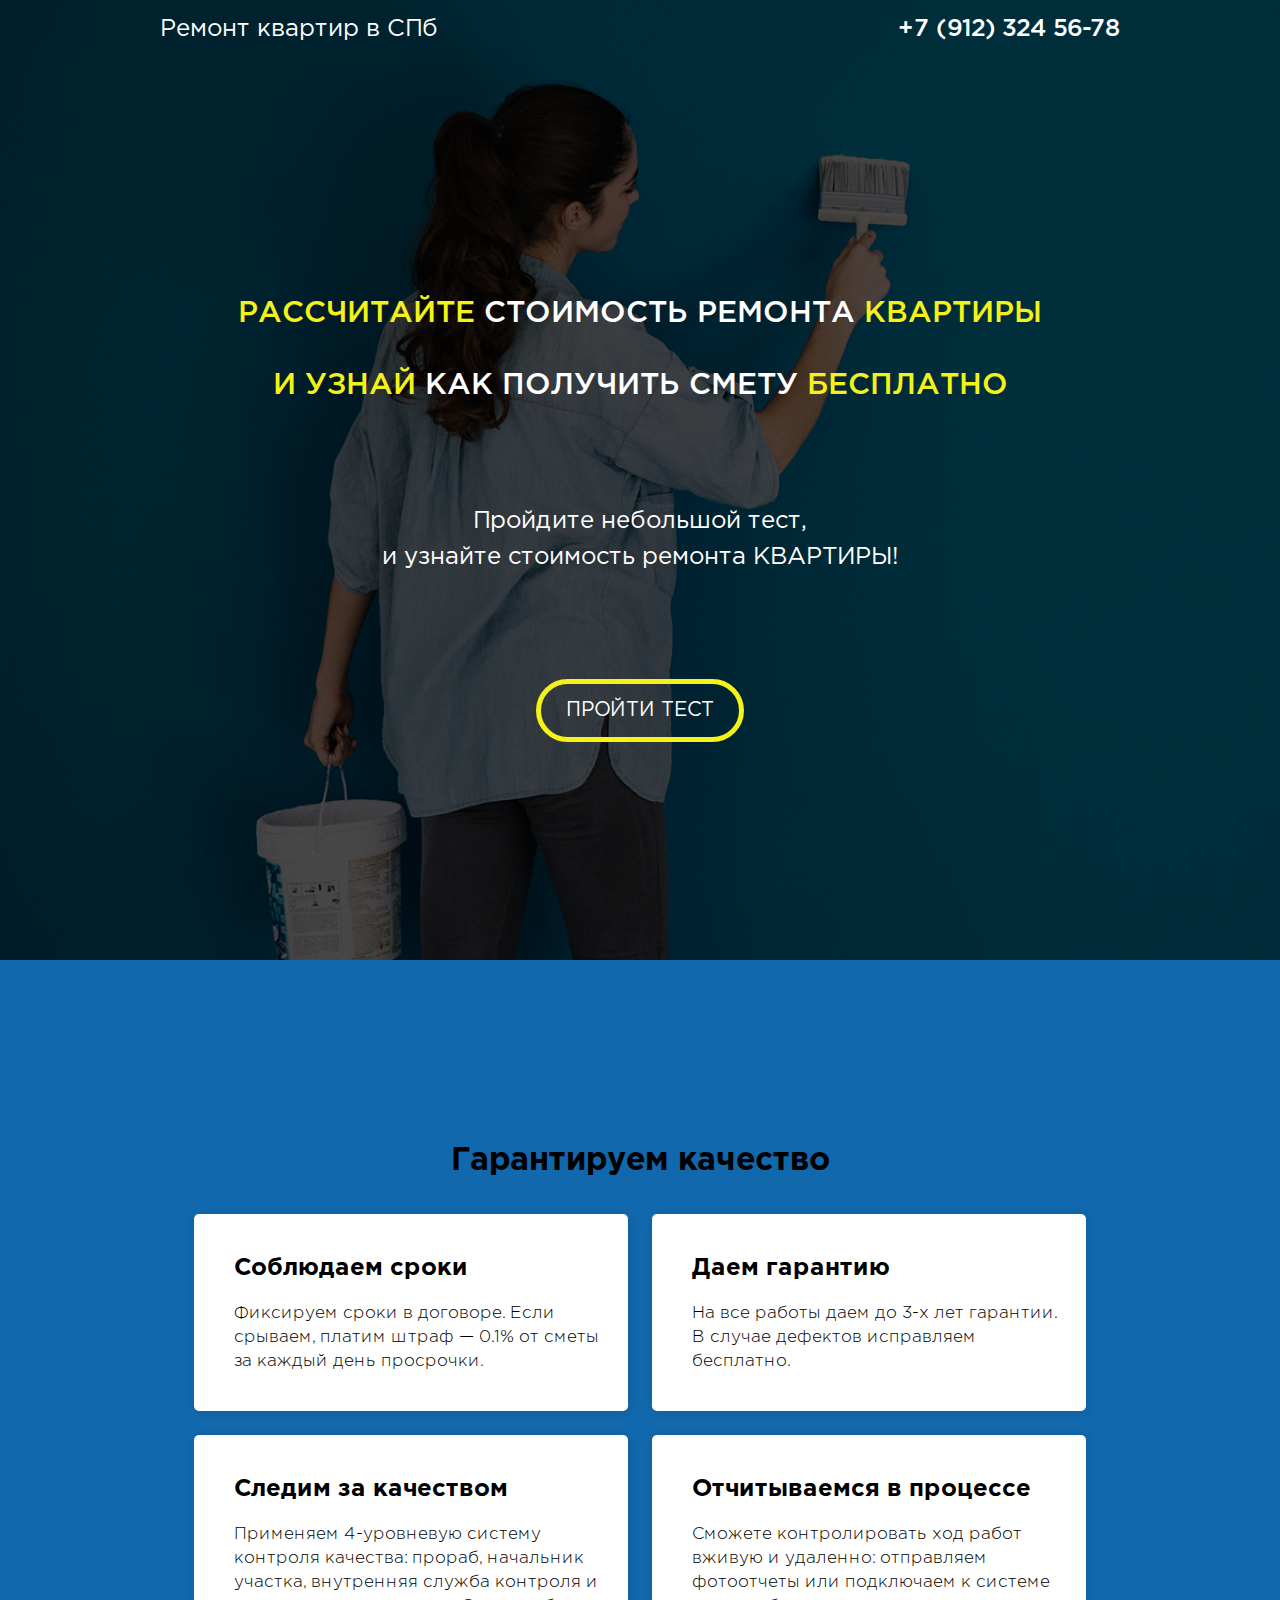
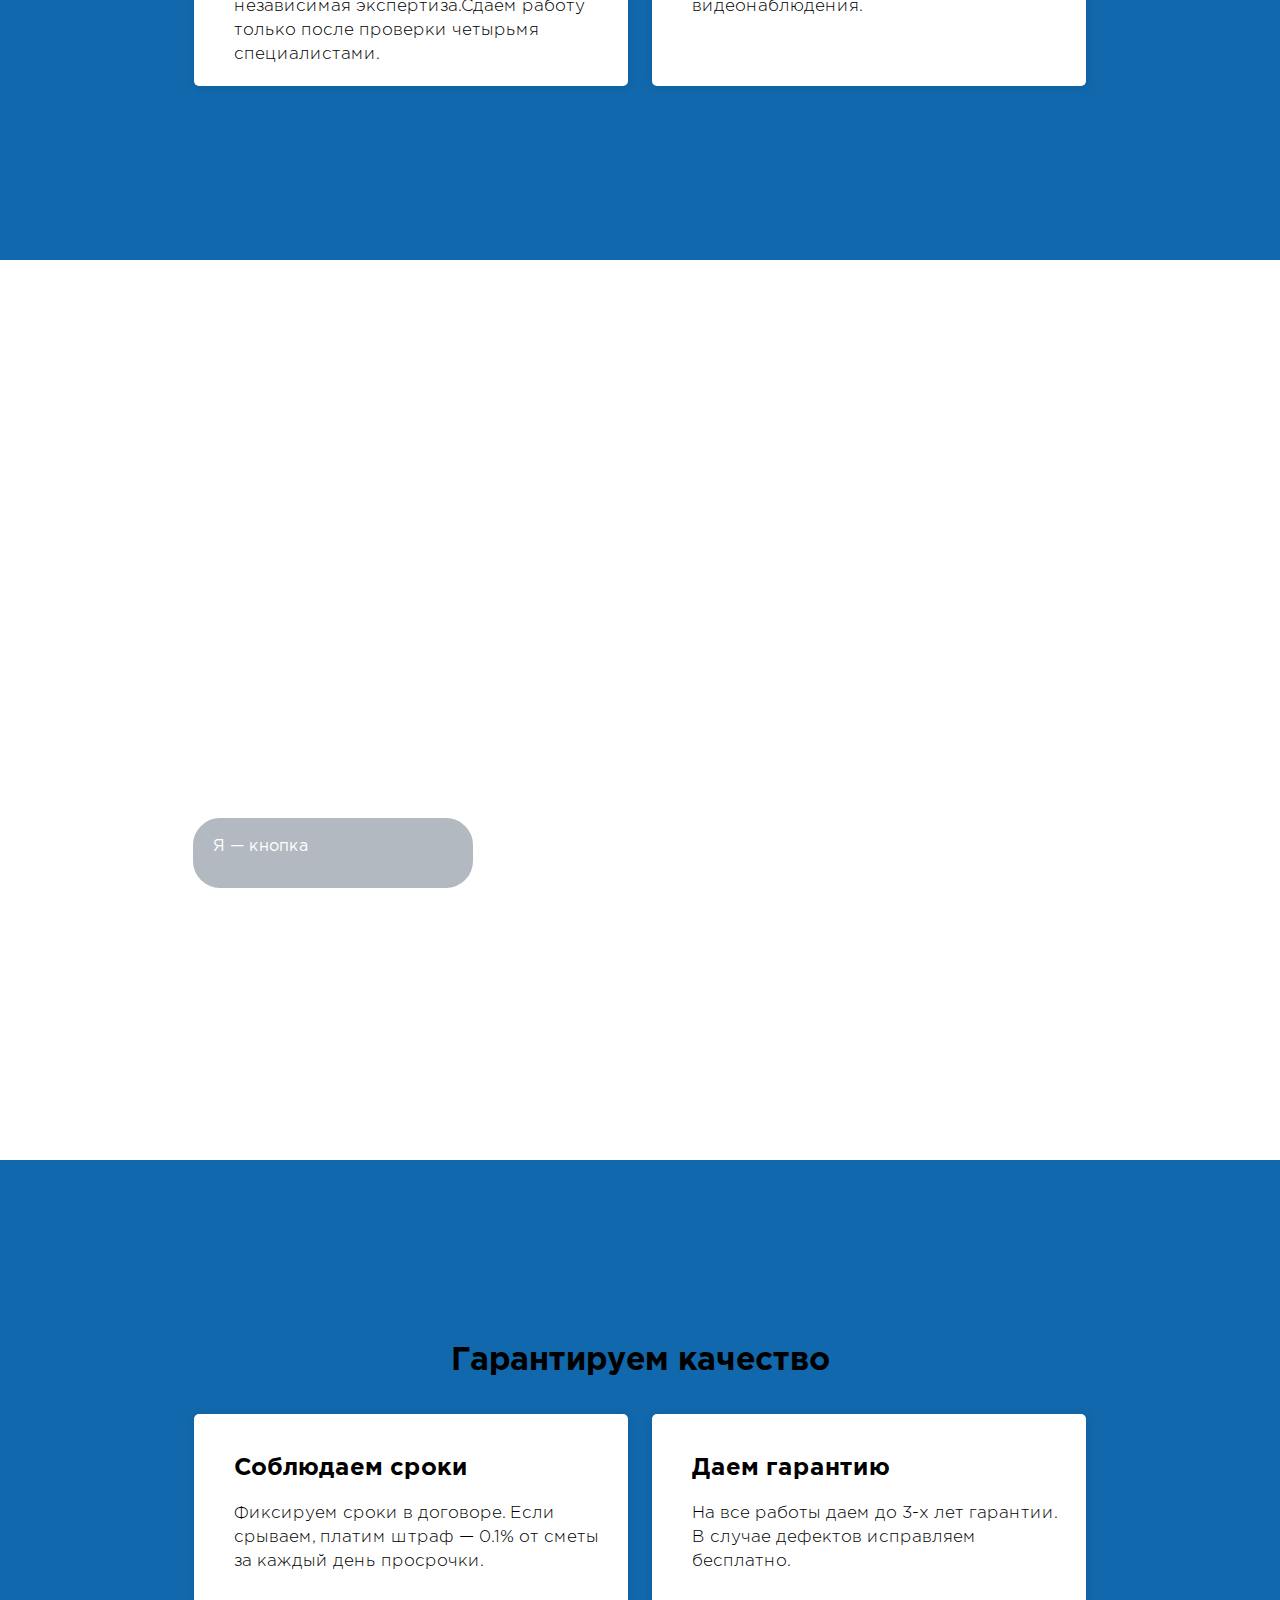
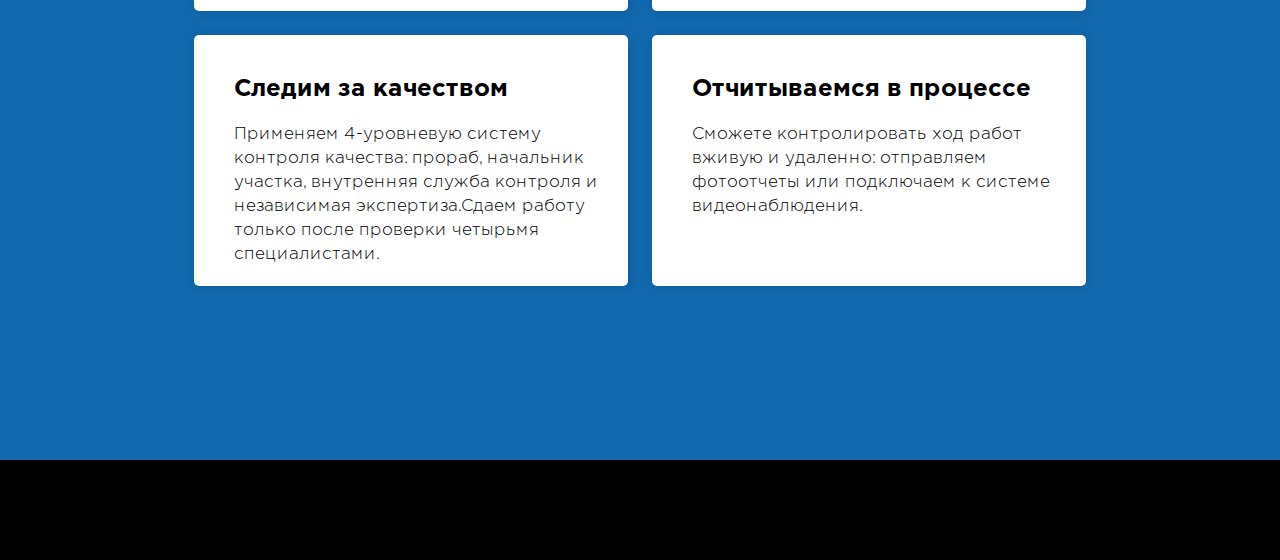
<file: index.html>
<!DOCTYPE html>
<html lang="ru">
<head>
	<meta charset="UTF-8">
	<meta name="viewport" content="width=device-width, initial-scale=1.0">
	<meta http-equiv="X-UA-Compatible" content="ie=edge">
	<link rel="stylesheet" href="css/styles.css">
	<link rel="stylesheet" href="css/normalize.css">
	<script type="text/javascript" src="js/custom.js"></script>

	<title>Ремонт квартир в СПб</title>
</head>
<body>
		<div class="wrapper main">
			<div class="container">
				<div class="box-flex box_header">
					<div class="main_nav-logo main_nav-text">
						Ремонт квартир в СПб
					</div>
					<div class="main_nav-menu"></div>
					<div class="main_nav-tel main_nav-text main_nav-text__right">
						<a href="tel:+7912345678" class="main_nav-text__a">+7 (912) 324 56-78</a>
					</div>
				</div>
				<div class="box box-flex box_main">
					<div class="main_info">
						<h1> 
							<span>Рассчитайте</span> стоимость ремонта<span> квартиры</span><br>
							<span>и узнай</span> как получить смету<span> бесплатно</span>
						</h1>
						<p><span>Пройдите</span> небольшой <span>тест,</span><br> <span>и узнайте</span> стоимость <span>ремонта</span> КВАРТИРЫ!</p>
						<a class="fancybox" href="#callback_oprosnik">ПРОЙТИ ТЕСТ</a> 
					</div>
				</div>
			</div>
				<!-- /.container -->
		</div>
			<!-- /wrapper -->
	<div class="wrapper wrapper__blue wrapper__block">
		<div class="container">
			<div class="box box-flex">
				<div class="card-wrapper">
					<h1>Гарантируем качество</h1>
					<div class="row">
						<div class="card-items">
							<div class="card-item">
								<h2>Соблюдаем сроки</h2>
								<p>Фиксируем сроки в договоре. Если срываем, платим штраф — 0.1% от сметы за каждый день просрочки.</p>
							</div>
							<div class="card-item">
								<h2>Даем гарантию</h2>
								<p>На все работы даем до 3-х лет гарантии. В случае дефектов исправляем бесплатно.</p>
							</div>
							<div class="card-item">
								<h2>Следим за качеством</h2>
								<p>Применяем 4-уровневую систему контроля качества: прораб, начальник участка, внутренняя служба контроля и независимая экспертиза.Сдаем 	работу только после проверки четырьмя специалистами.</p>
							</div>
							<div class="card-item">
								<h2>Отчитываемся в процессе</h2>
								<p>Сможете контролировать ход работ вживую и удаленно: отправляем фотоотчеты или подключаем к системе видеонаблюдения.</p>
							</div>
						</div>
					</div>
				</div>
			</div>
		</div>
		<!-- /.container -->
	</div>
	<!-- /wrapper -->
	<div class="wrapper cases">
		<div class="container">
			<div class="box box-flex">
				<div class="cases-block">
					<div class="cases-block__title">
						<div class="cases-block__title--medium">Оплачивайте <br>только по факту</div>
						<div class="cases-block__title--regular">выполненных работ</div>
						<div class="cases-block__title--light">Вы оплачиваете работу после выполнения и приёмки.</div>
					</div>
					<div class="btn">
						<div class="btn-1">
							<a href="#" class="button">Я — кнопка</a>
						</div>
					</div>
				</div>
			</div>
		</div>
		<!-- /.container -->
	</div>
	<!-- /.wrapper -->
	<div class="wrapper wrapper__blue wrapper__block">
			<div class="container">
				<div class="box box-flex">
					<div class="card-wrapper">
						<h1>Гарантируем качество</h1>
						<div class="row">
							<div class="card-items">
								<div class="card-item">
									<h2>Соблюдаем сроки</h2>
									<p>Фиксируем сроки в договоре. Если срываем, платим штраф — 0.1% от сметы за каждый день просрочки.</p>
								</div>
								<div class="card-item">
									<h2>Даем гарантию</h2>
									<p>На все работы даем до 3-х лет гарантии. В случае дефектов исправляем бесплатно.</p>
								</div>
								<div class="card-item">
									<h2>Следим за качеством</h2>
									<p>Применяем 4-уровневую систему контроля качества: прораб, начальник участка, внутренняя служба контроля и независимая экспертиза.Сдаем 	работу только после проверки четырьмя специалистами.</p>
								</div>
								<div class="card-item">
									<h2>Отчитываемся в процессе</h2>
									<p>Сможете контролировать ход работ вживую и удаленно: отправляем фотоотчеты или подключаем к системе видеонаблюдения.</p>
								</div>
							</div>
						</div>
					</div>
				</div>
			</div>
			<!-- /.container -->
		</div>
</body>
<footer class="footer">
	<div class="container">
	</div>
</footer>
</html>
</file>
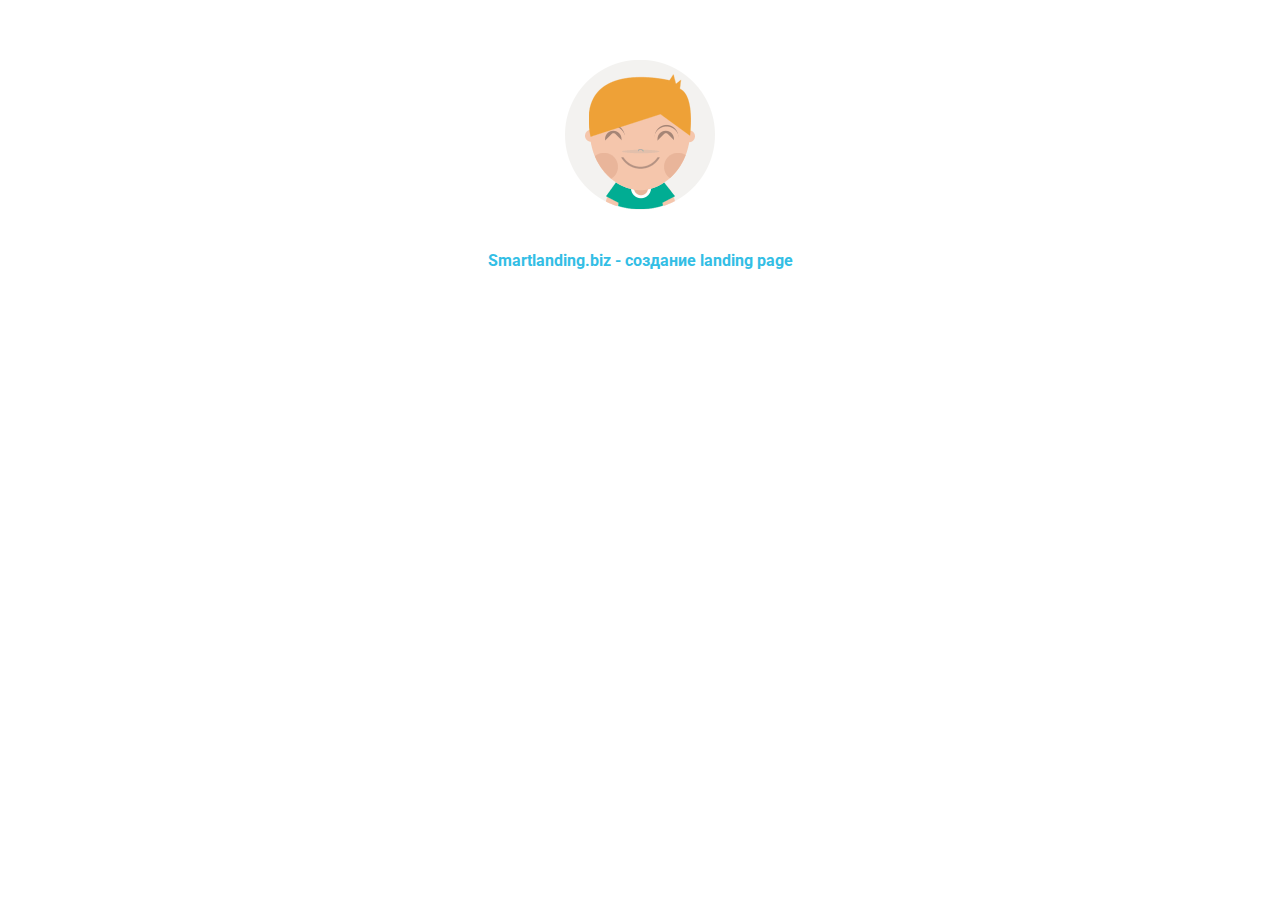
<file: 3/2/index.html>
<!DOCTYPE html>
<html>

<head>
  <meta charset="utf-8">
  <title>Скрипт всплывающего окна при закрытии страницы</title>
  <meta name='author' content='Дмитрий Давыдов'>
  <meta name='copyright' content='2016 - Smartlanding.biz'>
  <meta name="viewport" content="width=device-width, initial-scale=1">
  <link rel="stylesheet" href="css/style.css">
  <link href='https://fonts.googleapis.com/css?family=Roboto:400,300,700&subset=latin,cyrillic' rel='stylesheet' type='text/css'>
</head>

<body>
  <header class="mainHead">
    <img src="img/logo.png" alt="Создание landing page">
    <p><a href="http://smartlanding.biz">Smartlanding.biz - создание landing page</a></p>
  </header>


  <div class="modalInner">
    <section class="offer">
      <h2>Здесь будет ваше предложение, форма и т.п.</h2>
      <p>Можете вставить форму или предложить подписаться на вас в социальных сетях</p>
    </section>
  </div>


  <link rel="stylesheet" href="libs/arcticmodal/jquery.arcticmodal.css">
  <script src="http://ajax.googleapis.com/ajax/libs/jquery/1.11.2/jquery.min.js"></script>
  <script src="//yandex.st/jquery/cookie/1.0/jquery.cookie.min.js"></script>
  <script src="libs/arcticmodal/config.js"></script>
  <script src="libs/arcticmodal/jquery.arcticmodal.js"></script>

</body>

</html>
</file>
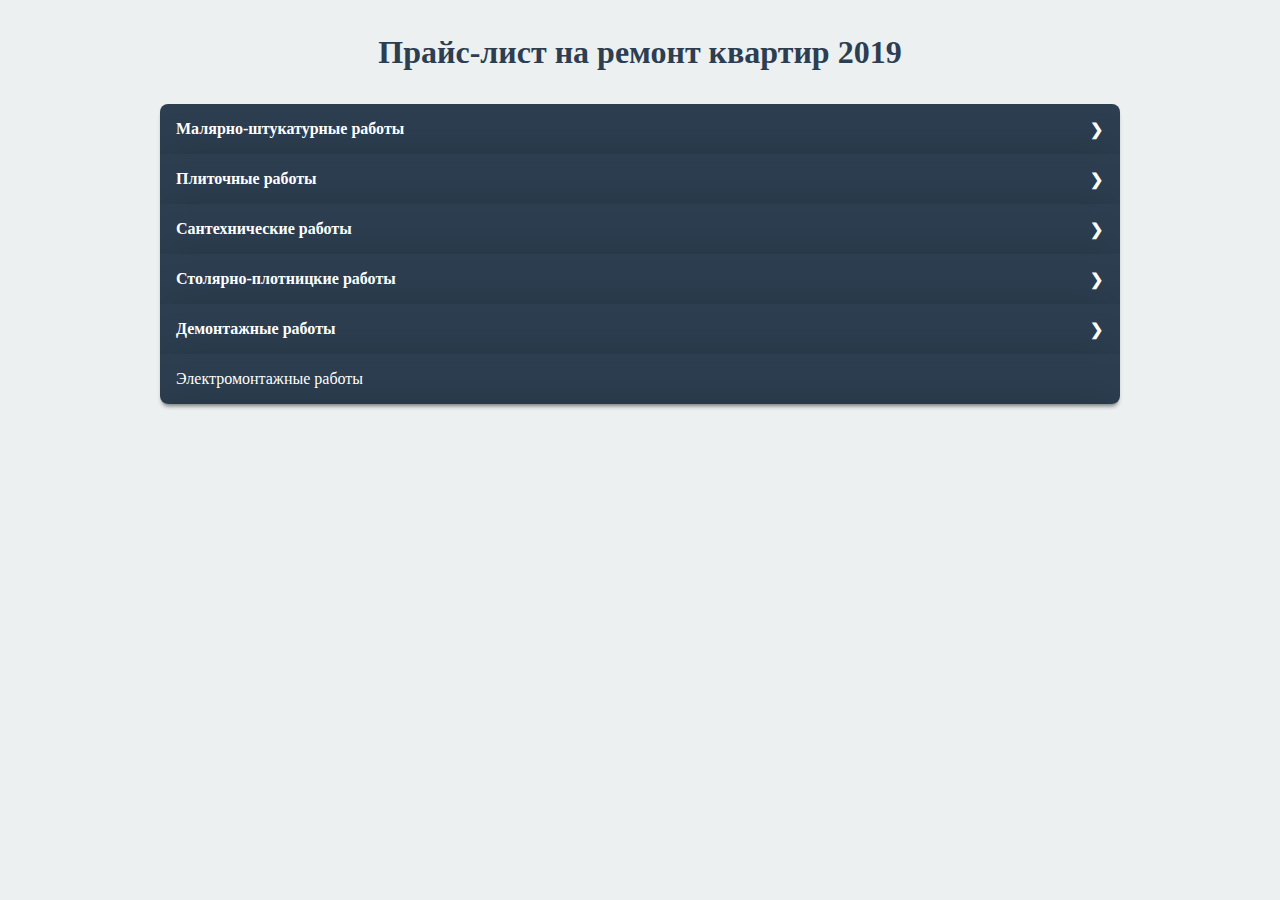
<file: price.html>
<!doctype html>
    <html lang="ru">

        <head>
            <meta http-equiv="Content-type" content="text/html; charset=utf8">
            <meta http-equiv="X-UA-Compatible" content="IE=Edge">
            <meta name="viewport" content="width=device-width, initial-scale=1">
            <link rel="shortcut icon" href="/favicon.ico" type="image/png">
            <link href="https://fonts.googleapis.com/css?family=Roboto:300,400,700,900&amp;subset=cyrillic" rel="stylesheet">
            <link href="https://fonts.googleapis.com/css?family=Lato:400,700" rel="stylesheet">
            <link rel='stylesheet' id=''  href='./css/style.css' type='text/css' media='all' />
            <link rel='stylesheet' id='font-style-css'  href='https://fonts.googleapis.com/css?family=Roboto%3A300%2C400%2C700%2C900&#038;ver=5.2.4' type='text/css' media='all' />
            <title>Ремонт квартир - прайс лист на 2019 год. Цены на все виды работ.</title>

        </head>

        <body>
            <div class="wrapper">
                <div class="container price-page">
                <h1>Прайс-лист на ремонт квартир 2019</h1>
                    <div class="tabs">
                        <div class="tab">
                            <input type="checkbox" id="rd1" name="rd">
                            <label class="tab-label" for="rd1">Малярно-штукатурные работы</label>
                            <div class="tab-content">
                                <div class="tab-div">
                <table class="price-table">
                    <thead>
                        <tr>
                            <td style="width: 500px;">Наименование ремонтных работ</td>
                            <td>Ед.изм.</td>
                            <td style="width: 120px;">Цена за ед.(руб.)</td>
                            <td>Дополнительная информация</td>
                        </tr>
                    </thead>
                    <tbody>
                        <tr class="no-border">
                            <td colspan="4" class="head-tr">Подготовительные работы</td>
                        </tr>
                        <tr>
                            <td>Грунтовка стен, пола (полный цикл)</td>
                            <td>м2</td>
                            <td>60</td>
                            <td></td>
                        </tr>
                        <tr>
                            <td>Грунтовка стен, пола «бетоконтактом»</td>
                            <td>м2</td>
                            <td>90</td>
                            <td>Для невпитывающих поверхностей</td>
                        </tr>
                        <tr>
                            <td>Грунтовка потолка (полный цикл)</td>
                            <td>м2</td>
                            <td>80</td>
                            <td></td>
                        </tr>
                        <tr>
                            <td>Обработка поверхности антигрибковым средством</td>
                            <td>м2</td>
                            <td>160</td>
                            <td></td>
                        </tr>
                        <tr class="no-border">
                            <td colspan="4" class="head-tr">Устройство и выравнивание полов</td>
                        </tr>
                        <tr>
                            <td>Выравнивание пола до 20 мм (наливной пол)</td>
                            <td>м2</td>
                            <td>220</td>
                            <td></td>
                        </tr>
                        <tr>
                            <td>Устройство стяжки до 3см</td>
                            <td>м2</td>
                            <td>330</td>
                            <td>Включая установку маяков.</td>
                        </tr>
                        <tr>
                            <td>Устройство стяжки 4-5 см</td>
                            <td>м2</td>
                            <td>440</td>
                        </tr>
                        <tr>
                            <td>Устройство стяжки от 5см</td>
                            <td>м2</td>
                            <td>550</td>
                        </tr>
                        <tr>
                            <td>Армирование стяжки (металлической сеткой в 1-слой или фибро-волокном)</td>
                            <td>м2</td>
                            <td>60</td>
                            <td>Улучшает прочность пола</td>
                        </tr>
                        <tr>
                            <td>Звукоизоляция стяжки отражающей изоляцией Пенофол</td>
                            <td>М2</td>
                            <td>110</td>
                            <td></td>
                        </tr>
                        <tr>
                            <td>Засыпка керамзитом</td>
                            <td>м2</td>
                            <td>110</td>
                            <td></td>
                        </tr>
                        <tr>
                            <td>Устройство пленки гидроизоляционной</td>
                            <td>м2</td>
                            <td>40</td>
                            <td></td>
                        </tr>
                        <tr>
                            <td>Сухой пол КНАУФ (с учетом подсыпки, кромочной звукоизоляции, гидроизоляции полиэтиленом)</td>
                            <td>м2</td>
                            <td>850</td>
                            <td></td>
                        </tr>
                        <tr>
                            <td>Выравнивание пола фанерой</td>
                            <td>м3</td>
                            <td>330</td>
                            <td></td>
                        </tr>
                        <tr class="no-border">
                            <td colspan="4" class="head-tr">Штукатурные работы</td>
                        </tr>
                        <tr>
                            <td>Штукатурка стен (визуально под правило)</td>
                            <td>м2</td>
                            <td>330</td>
                            <td></td>
                        </tr>
    
    
    
                        <tr>
                            <td>Установка маяков с шагом от 0.6 м до 1.8 м</td>
                            <td>м2</td>
                            <td>80</td>
                            <td></td>
                        </tr>
    
    
                        <tr>
                            <td>Штукатурка потолка</td>
                            <td>м2</td>
                            <td>500</td>
                            <td></td>
                        </tr>
    
    
    
                        <tr>
                            <td>Монтаж армированного уголка</td>
                            <td>м/п</td>
                            <td>110</td>
                            <td></td>
                        </tr>
                        <tr>
                            <td>Устройство штукатурной сетки (сопряжения с ГКЛ гипсокартоном, старый фонд, сложная поверхность)</td>
                            <td>м2</td>
                            <td>60</td>
                            <td></td>
                        </tr>
                        <tr>
                            <td>Выравнивание откосов под покраску</td>
                            <td>м/п</td>
                            <td>330</td>
                            <td>Зависит от ширины откоса</td>
                        </tr>
                        <tr>
                            <td>Расшивка и заделка рустов потолочных</td>
                            <td>м/п</td>
                            <td>300</td>
                            <td></td>
                        </tr>
                        <tr>
                            <td>Выравнивание ригеля с монтажом армированного уголка</td>
                            <td>м/п</td>
                            <td>650</td>
                            <td>плоскости</td>
                        </tr>
                        <tr class="no-border">
                            <td colspan="4" class="head-tr">Шпатлевочные работы</td>
                        </tr>
                        <tr>
                            <td>Шпатлевка стен под обои (2слоя)</td>
                            <td>м2</td>
                            <td>220</td>
                            <td></td>
                        </tr>
                        <tr>
                            <td>Шпатлевка стен под покраску (2 слоя)</td>
                            <td>м2</td>
                            <td>280</td>
                            <td></td>
                        </tr>
    
                        <tr>
                            <td>Шпатлевка стен под покраску (3 слоя)</td>
                            <td>м2</td>
                            <td>370</td>
                            <td></td>
                        </tr>
                        <tr>
                            <td>Шпатлевка потолка под обои (2 слоя)</td>
                            <td>м2</td>
                            <td>280</td>
                            <td></td>
                        </tr>
                        <tr>
                            <td>Шпатлевка потолка под покраску (2 слоя)</td>
                            <td>м2</td>
                            <td>300</td>
                            <td></td>
                        </tr>
    
                        <tr>
                            <td>Шпатлевка потолка под покраску (3 слоя)</td>
                            <td>м2</td>
                            <td>400</td>
                            <td></td>
                        </tr>
                        <tr>
                            <td>Ошкуривание стен</td>
                            <td>м2</td>
                            <td>60</td>
                            <td></td>
                        </tr>
                        <tr>
                            <td>Ошкуривание потолка</td>
                            <td>м2</td>
                            <td>70</td>
                            <td></td>
                        </tr>
                        <tr>
                            <td>Армирование швов малярной лентой</td>
                            <td>м2</td>
                            <td>40</td>
                            <td></td>
                        </tr>
                        <tr class="no-border">
                            <td colspan="4" class="head-tr">Оклейка обоев</td>
                        </tr>
                        <tr>
                            <td>Оклейка обоев без подгонки рисунка</td>
                            <td>м2</td>
                            <td>220</td>
                            <td></td>
                        </tr>
                        <tr>
                            <td>Оклейка обоев с подгонкой рисунка</td>
                            <td>м2</td>
                            <td>240</td>
                            <td></td>
                        </tr>
                        <tr>
                            <td>Оклейка обоев (жидких) без подгонки рисунка</td>
                            <td>м2</td>
                            <td>440</td>
                            <td></td>
                        </tr>
                        <tr>
                            <td>Оклейка фотообоев</td>
                            <td>м2</td>
                            <td>550</td>
                            <td>Зависит от сложности работ</td>
                        </tr>
                        <tr>
                            <td>Монтаж потолочного плинтуса до 50 мм (молдинг)</td>
                            <td>м/п</td>
                            <td>110</td>
                            <td></td>
                        </tr>
                        <tr>
                            <td>Монтаж потолочного плинтуса до 150 мм (молдинг)</td>
                            <td>м/п</td>
                            <td>200</td>
                            <td></td>
                        </tr>
                        <tr>
                            <td>Покраска потолочного плинтуса</td>
                            <td>м/п</td>
                            <td>200</td>
                            <td></td>
                        </tr>
                        <tr>
                            <td>Покраска стен (2 слоя)</td>
                            <td>м2</td>
                            <td>220</td>
                            <td></td>
                        </tr>
                        <tr>
                            <td>Покраска потолка (2 слоя)</td>
                            <td>м2</td>
                            <td>260</td>
                            <td></td>
                        </tr>
                    </tbody>
                </table>
    
                                </div>
                            </div>
                        </div>
                        <div class="tab">
                            <input type="checkbox" id="rd2" name="rd">
                            <label class="tab-label" for="rd2">Плиточные работы</label>
                            <div class="tab-content">
                                <div class="tab-div">
                <table class="price-table">
                    <thead>
                        <tr>
                            <td style="width: 500px;">Наименование ремонтных работ</td>
                            <td>Ед.изм.</td>
                            <td style="width: 120px;">Цена за ед.(руб.)</td>
                            <td>Дополнительная информация</td>
                        </tr>
                    </thead>
    
                    <tbody>
                        <tr class="no-border">
                            <td colspan="4" class="head-tr">Укладка плитки (от 5 м2)</td>
                        </tr>
                        <tr class="no-border">
                            <td colspan="4" color="red" class="head-tr-nocircle">Укладка бордюров считается отдельно от 200 руб.м/п</td>
                        </tr>
                        <tr class="no-border">
                            <td colspan="4" class="head-tr">Керамическая плитка (толщина до 8 мм)</td>
                        </tr>
                        <tr>
                            <td>Укладка керамической плитки: размеры 20х30, 30х30, 40х25,40х40, 50х30, 50х50</td>
                            <td>м2</td>
                            <td>750</td>
                            <td></td>
                        </tr>
                        <tr>
                            <td>Укладка керамической плитки: размеры 10х10</td>
                            <td>м2</td>
                            <td>1100</td>
                            <td></td>
                        </tr>
                        <tr>
                            <td>Укладка керамической плитки: размеры 15х15, 20х20, 20х20, 25х25</td>
                            <td>м2</td>
                            <td>850</td>
                            <td></td>
                        </tr>
                        <tr>
                            <td>Укладка керамической плитки: размеры 60х30, 60х40, 60х60, 70х30, 70х70</td>
                            <td>м2</td>
                            <td>1100</td>
                            <td></td>
                        </tr>
                        <tr>
                            <td>Укладка керамической плитки: размеры 80х80, 90х90, 100х20, 100х50, 100х100</td>
                            <td>м2</td>
                            <td>1300</td>
                            <td></td>
                        </tr>
                        <tr>
                            <td>Укладка керамической плитки: размеры 20х60, 20х70</td>
                            <td>м2</td>
                            <td>1000</td>
                            <td></td>
                        </tr>
                        <tr class="no-border">
                            <td colspan="4" class="head-tr">Керамогранит (толщина до 9 мм)</td>
                        </tr>
                        <tr>
                            <td>Укладка керамогранита: размеры 30х30, 40х40, 50х50</td>
                            <td>м2</td>
                            <td>850</td>
                            <td></td>
                        </tr>
                        <tr>
                            <td>Укладка керамогранита: размеры 10х10, 15х15, 20х20</td>
                            <td>м2</td>
                            <td>1100</td>
                            <td></td>
                        </tr>
                        <tr>
                            <td>Укладка керамогранита: размеры 60х60, 70х70</td>
                            <td>м2</td>
                            <td>1200</td>
                            <td></td>
                        </tr>
                        <tr>
                            <td>Укладка керамогранита: размеры 80х80, 90х90, 100х100</td>
                            <td>м2</td>
                            <td>1400</td>
                            <td></td>
                        </tr>
                        <tr>
                            <td>Укладка керамогранита: размеры 20х60, 20х70, 25х90</td>
                            <td>м2</td>
                            <td>1100</td>
                            <td></td>
                        </tr>
                        <tr class="no-border">
                            <td colspan="4" class="head-tr">Мозаика (от 5 м2)</td>
                        </tr>
                        <tr>
                            <td>Укладка мозаики керамической</td>
                            <td>м2</td>
                            <td>2000</td>
                            <td></td>
                        </tr>
                        <tr>
                            <td>Укладка мозаики стеклянной</td>
                            <td>м2</td>
                            <td>2300</td>
                            <td></td>
                        </tr>
                        <tr>
                            <td>Укладка мозаики металлической</td>
                            <td>м2</td>
                            <td>2500</td>
                            <td></td>
                        </tr>
                        <tr>
                            <td>Укладка мозаики смальтовой</td>
                            <td>м2</td>
                            <td>2500</td>
                            <td></td>
                        </tr>
                        <tr>
                            <td>Укладка мозаики каменной</td>
                            <td>м2</td>
                            <td>3000</td>
                            <td></td>
                        </tr>
                        <tr class="no-border">
                            <td colspan="4" class="head-tr">Клинкерная плитка (от 5 м2)</td>
                        </tr>
                        <tr>
                            <td>Укладка клинкерной плитки: размеры 5х20, 7х25</td>
                            <td>м2</td>
                            <td>1200</td>
                            <td></td>
                        </tr>
                        <tr>
                            <td>Укладка клинкерной плитки: размеры 10х25, 10х30</td>
                            <td>м2</td>
                            <td>1100</td>
                            <td></td>
                        </tr>
                        <tr class="no-border">
                            <td colspan="4" class="head-tr">Укладка площадью менее 5 м2</td>
                        </tr>
                        <tr>
                            <td>Укладка плитки общей площадью менее 5 м2</td>
                            <td>м2</td>
                            <td>330</td>
                            <td>Стоимость указана для всех видов плитки</td>
                        </tr>
                        <tr class="no-border">
                            <td colspan="4" class="head-tr">Затирка швов</td>
                        </tr>
                        <tr>
                            <td>Затирка швов цементной затиркой</td>
                            <td>м2</td>
                            <td>110</td>
                            <td></td>
                        </tr>
                        <tr>
                            <td>Затирка швов эпоксидной (двухкомпонентной, быстросохнущей) затиркой</td>
                            <td>м2</td>
                            <td>330</td>
                            <td></td>
                        </tr>
                        <tr>
                            <td>Затирка швов цементной затиркой плитки малых размеров (клинкерной, мозаики)</td>
                            <td>м2</td>
                            <td>220</td>
                            <td></td>
                        </tr>
                        <tr>
                            <td>Затирка швов эпоксидной (двухкомпонентной, быстросохнущей) затиркой плитки малых размеров (клинкерной, мозаики)</td>
                            <td>м2</td>
                            <td>440</td>
                            <td></td>
                        </tr>
                        <tr class="no-border">
                            <td colspan="4" class="head-tr">Дополнительная работы с плиткой</td>
                        </tr>
                        <tr>
                            <td>Сложность открытой подрезки керамической плитки</td>
                            <td>п/м</td>
                            <td>220</td>
                            <td></td>
                        </tr>
                        <tr>
                            <td>Сложность подрезки к водорозеткам, трубам и т.д.</td>
                            <td>шт</td>
                            <td>220</td>
                            <td></td>
                        </tr>
                        <tr>
                            <td>Укладка плитки с рифленым рисунком</td>
                            <td>м2</td>
                            <td>110</td>
                            <td></td>
                        </tr>
                        <tr>
                            <td>Сложность укладки плитки бесшовной</td>
                            <td>м2</td>
                            <td>+220</td>
                            <td></td>
                        </tr>
                        <tr>
                            <td>Укладка плитки по дизайн проекту</td>
                            <td>м2</td>
                            <td>+170</td>
                            <td></td>
                        </tr>
                        <tr>
                            <td>Укладка бордюра</td>
                            <td>п/м</td>
                            <td>220</td>
                            <td></td>
                        </tr>
                        <tr>
                            <td>Укладка плитки «карандаш»</td>
                            <td>п/м</td>
                            <td>270</td>
                            <td></td>
                        </tr>
                        <tr>
                            <td>Сложность укладки декора в один ряд (в размер основной плитки)</td>
                            <td>п/м</td>
                            <td>110</td>
                            <td></td>
                        </tr>
                        <tr>
                            <td>Укладка декора в размер плитки</td>
                            <td>шт</td>
                            <td>60</td>
                            <td></td>
                        </tr>
                        <tr>
                            <td>Укладка плитки на стены толщиной более 9 мм</td>
                            <td>м2</td>
                            <td>220</td>
                            <td></td>
                        </tr>
                        <tr>
                            <td>Сложность укладки декоративного рисунка или панно не сложного дизайна в размер основной плитки</td>
                            <td>м2</td>
                            <td>+440</td>
                            <td>Стоимость работ зависит от сложности дизайн проекта</td>
                        </tr>
                        <tr>
                            <td>Сложность укладки декоративного рисунка или панно сложного дизайна в размер основной плитки</td>
                            <td>м2</td>
                            <td>+650</td>
                            <td>Стоимость работ зависит от сложности дизайн проекта</td>
                        </tr>
                        <tr>
                            <td>Укладка плитки на откосы</td>
                            <td>м/п</td>
                            <td>330</td>
                            <td></td>
                        </tr>
                        <tr>
                            <td>Облицовка дверного порога плиткой (гидро-порог)</td>
                            <td>шт</td>
                            <td>770</td>
                            <td></td>
                        </tr>
                        <tr>
                            <td>Укладка уголка керамического на ванну</td>
                            <td>п/м</td>
                            <td>440</td>
                            <td></td>
                        </tr>
                        <tr class="no-border">
                            <td colspan="4" class="head-tr">Раскладка плитки</td>
                        </tr>
                        <tr>
                            <td>Укладка по диагонали (к любому типу плитки)</td>
                            <td>м2</td>
                            <td>170</td>
                            <td></td>
                        </tr>
                        <tr>
                            <td>Укладка со смещением (к любому типу плитки)</td>
                            <td>м2</td>
                            <td>110</td>
                            <td></td>
                        </tr>
                        <tr>
                            <td>Укладка по рисунку или проекту (к любому типу плитки)</td>
                            <td>м2</td>
                            <td>220</td>
                            <td></td>
                        </tr>
                        <tr class="no-border">
                            <td colspan="4" class="head-tr">Работа с наружными и внутренними углами плитки</td>
                        </tr>
                        <tr>
                            <td>Монтаж раскладки ПВХ (Наружний и внутренний угол)</td>
                            <td>п/м</td>
                            <td>220</td>
                            <td></td>
                        </tr>
                        <tr>
                            <td>Монтаж раскладки металлической</td>
                            <td>п/м</td>
                            <td>330</td>
                            <td></td>
                        </tr>
                        <tr>
                            <td>Запил углов под 45 градусов с учетом двух сторон</td>
                            <td>п/м</td>
                            <td>650</td>
                            <td></td>
                        </tr>
                        <tr class="no-border">
                            <td colspan="4" class="head-tr">Подготовка поверхности под облицовку</td>
                        </tr>
                        <tr>
                            <td>Устройство гидроизоляции в 2 слоя</td>
                            <td>м2</td>
                            <td>220</td>
                            <td>С учетом нахлеста на стены</td>
                        </tr>
                        <tr>
                            <td>Нанесение насечки на стены с крупным шагом</td>
                            <td>м2</td>
                            <td>110</td>
                            <td></td>
                        </tr>
                        <tr>
                            <td>Нанесение насечки на стены с мелким шагом</td>
                            <td>М2</td>
                            <td>170</td>
                            <td></td>
                        </tr>
                        <tr>
                            <td>Проклейка углов гидроизоляционной лентой</td>
                            <td>м/п</td>
                            <td>180</td>
                            <td></td>
                        </tr>
                    </tbody>
                </table>
    
                                </div>
                             </div>
                        </div>
                        <div class="tab">
                            <input type="checkbox" id="rd3" name="rd">
                            <label class="tab-label" for="rd3">Сантехнические работы</label>
                            <div class="tab-content">
                                <div class="tab-div">
                <table class="price-table">
                    <thead>
                        <tr>
                            <td style="width: 500px;">Наименование ремонтных работ</td>
                            <td>Ед.изм.</td>
    
                            <td style="width: 130px;">Цена
                                за ед.(руб.)</td>
    
                            <td style="width: 260px;">Дополнительная
                                информация</td>
                        </tr>
                    </thead>
                    <tbody>
    
    
                        <tr class="no-border">
                            <td colspan="4" class="head-tr">Разводка водопроводных труб ХГВ</td>
                        </tr>
                        <tr>
                            <td>Разводка труб водоснабжения (на тройниках)</td>
                            <td>в/розетка</td>
                            <td>1400</td>
                            <td></td>
                        </tr>
                        <tr>
                            <td>Разводка труб водоснабжения (коллекторного типа)</td>
                            <td>в/розетка</td>
                            <td>1650</td>
                            <td>Без учета установки коллекторов ХГВ</td>
                        </tr>
                        <tr>
                            <td>Установка одного коллекторного узла</td>
                            <td>шт</td>
                            <td>550</td>
                            <td></td>
                        </tr>
                        <tr>
                            <td>Разводка фановых (канализационных) труб ПВХ</td>
                            <td>точка</td>
                            <td>550</td>
                            <td></td>
                        </tr>
                        <tr>
                            <td>Монтаж крана на трубы ХГВ</td>
                            <td>шт</td>
                            <td>380</td>
                            <td></td>
                        </tr>
                        <tr>
                            <td>Монтаж водосчетчика</td>
                            <td>шт</td>
                            <td>550</td>
                            <td></td>
                        </tr>
                        <tr>
                            <td>Монтаж обратного клапана</td>
                            <td>шт</td>
                            <td>380</td>
                            <td></td>
                        </tr>
                        <tr>
                            <td>Монтаж фильтра грубой очистки</td>
                            <td>шт</td>
                            <td>380</td>
                            <td></td>
                        </tr>
                        <tr>
                            <td>Монтаж фильтра тонкой очистки (магистрального)</td>
                            <td>шт</td>
                            <td>750</td>
                            <td></td>
                        </tr>
                        <tr>
                            <td>Монтаж самопромывных фильтров с выводом в канализацию</td>
                            <td>шт</td>
                            <td>1200</td>
                            <td></td>
                        </tr>
                        <tr>
                            <td>Монтаж регулятора давления</td>
                            <td>шт</td>
                            <td>550</td>
                            <td></td>
                        </tr>
                        <tr>
                            <td>Перенос и монтаж крана входного с учетом прокладки трубы до 1 п/м</td>
                            <td>шт</td>
                            <td>1400</td>
                            <td></td>
                        </tr>
                        <tr>
                            <td>Установка насоса повышающего давления</td>
                            <td>шт</td>
                            <td>2200-4500</td>
                            <td></td>
                        </tr>
                        <tr>
                            <td>Привязка к трубам ХГВ (ПП-полипропилен)</td>
                            <td>шт</td>
                            <td>380</td>
                            <td></td>
                        </tr>
                        <tr>
                            <td>Привязка к трубам ХГВ (Сталь) нарезка резьбы</td>
                            <td>шт</td>
                            <td>900</td>
                            <td></td>
                        </tr>
                        <tr>
                            <td>Разводка труб Rehau</td>
                            <td>в/розетка</td>
                            <td>2200</td>
                            <td></td>
                        </tr>
                        <tr>
                            <td>Разводка труб Rehau (отопление)</td>
                            <td>в/розетка</td>
                            <td>2500</td>
                            <td></td>
                        </tr>
                        <tr class="no-border">
                            <td colspan="4" class="head-tr">Работа со стояками центрального водоснабжения</td>
                        </tr>
                        <tr>
                            <td>Замена стояка центрального водоснабжения</td>
                            <td>шт</td>
                            <td>3800</td>
                            <td>Зависит от сложности работы, и необходимости проведения работ у соседей (так же от состояния трубы – Старый фонд)</td>
                        </tr>
                        <tr>
                            <td>Замена тройника на стояке водоснабжения (ПП-полипропилен, металлопластик)</td>
                            <td>шт</td>
                            <td>3800</td>
                            <td>С учетом привязки к кранам</td>
                        </tr>
                        <tr>
                            <td>Замена стояка (ПВХ) центральной канализации</td>
                            <td>шт</td>
                            <td>3800</td>
                            <td>Зависит от сложности</td>
                        </tr>
                        <tr>
                            <td>Замена стояка (чугун) центральной канализации</td>
                            <td>шт</td>
                            <td>5500</td>
                            <td>Зависит от сложности и состояния трубы</td>
                        </tr>
                        <tr>
                            <td>Замена тройника (ПВХ) центральной канализации</td>
                            <td>шт</td>
                            <td>2000</td>
                            <td>Зависит от сложности</td>
                        </tr>
                        <tr>
                            <td>Замена тройника (чугун) центральной канализации</td>
                            <td>шт</td>
                            <td>3300</td>
                            <td>Зависит от сложности и состояния трубы</td>
                        </tr>
                        <tr>
                            <td>Замена чугунного отвода на унитаз</td>
                            <td>шт</td>
                            <td>1600</td>
                            <td>С учетом монтажа ПВХ отвода</td>
                        </tr>
                        <tr>
                            <td>Монтаж шумоизоляции на канализационный стояк</td>
                            <td>м/п</td>
                            <td>220</td>
                            <td></td>
                        </tr>
                        <tr class="no-border">
                            <td colspan="4" class="head-tr">Штробление под трубы</td>
                        </tr>
                        <tr>
                            <td>Штробление под трубы до 20 мм в бетоне (пол/стены)</td>
                            <td>м/п</td>
                            <td>550</td>
                            <td></td>
                        </tr>
                        <tr>
                            <td>Штробление под трубы до 20 мм в кирпиче (пол/стены)</td>
                            <td>м/п</td>
                            <td>270</td>
                            <td></td>
                        </tr>
                        <tr>
                            <td>Штробление под трубы до 32-50 мм в бетоне (пол/стены)</td>
                            <td>м/п</td>
                            <td>1000</td>
                            <td></td>
                        </tr>
                        <tr>
                            <td>Штробление под трубы до 32-50 мм в кирпиче (пол/стены)</td>
                            <td>м/п</td>
                            <td>500</td>
                            <td></td>
                        </tr>
                        <tr class="no-border">
                            <td colspan="4" class="head-tr">Ванны, экраны под ванну</td>
                        </tr>
                        <tr>
                            <td>Установка и подключение ванны</td>
                            <td>шт</td>
                            <td>2700</td>
                            <td></td>
                        </tr>
    
                        <tr>
                            <td>Установка и подключение ванны акриловой угловой</td>
                            <td>шт</td>
                            <td>3500</td>
                            <td>С учетом экрана ПВХ</td>
                        </tr>
                        <tr>
                            <td>Установка ванны с гидромассажем</td>
                            <td>шт</td>
                            <td>550</td>
                            <td>к стоимости монтаж ванны</td>
                        </tr>
                        <tr>
                            <td>Установка экрана ПВХ на ванну</td>
                            <td>шт</td>
                            <td>650</td>
                            <td></td>
                        </tr>
                        <tr>
                            <td>Монтаж экрана ГКЛ на ванну</td>
                            <td>шт</td>
                            <td>2400</td>
                            <td>С учетом люка ПВХ ревизии</td>
                        </tr>
                        <tr>
                            <td>Устройство ниши под ноги в экран ГКЛ</td>
                            <td>шт</td>
                            <td>от 650</td>
                            <td>Зависит от сложности конструкции</td>
                        </tr>
                        <tr>
                            <td>Монтаж полки ГКЛ к ванне</td>
                            <td>шт</td>
                            <td>1100</td>
                            <td></td>
                        </tr>
                        <tr>
                            <td>Монтаж сантехнической шторки на ванну</td>
                            <td>шт</td>
                            <td>850</td>
                            <td>Зависит от сложности конструкции</td>
                        </tr>
                        <tr>
                            <td>Врезка смесителя в корпус ванны (акрил)</td>
                            <td>шт</td>
                            <td>850</td>
                            <td></td>
                        </tr>
                        <tr>
                            <td>Замена слива-перелива к ванне</td>
                            <td>шт</td>
                            <td>550</td>
                            <td>Входит в установку ванны</td>
                        </tr>
                        <tr class="no-border">
                            <td colspan="4" class="head-tr">Душевые уголки, кабины (душевые поддоны)</td>
                        </tr>
                        <tr>
                            <td>Установка душевого поддона (акрил, сталь)</td>
                            <td>шт</td>
                            <td>2200</td>
                            <td></td>
                        </tr>
                        <tr>
                            <td>Установка душевого поддона (чугун, камень)</td>
                            <td>шт</td>
                            <td>2200</td>
                            <td></td>
                        </tr>
                        <tr>
                            <td>Устройство подиума (для душ.кабины или ванны)</td>
                            <td>шт</td>
                            <td>2200</td>
                            <td>Зависит от сложности формы подиума</td>
                        </tr>
                        <tr>
                            <td>Изготовление поддона: размер до 800х800 мм.</td>
                            <td>шт</td>
                            <td>5500</td>
                            <td></td>
                        </tr>
                        <tr>
                            <td>Изготовление поддона: размер до 1000х1000 мм.</td>
                            <td>шт</td>
                            <td>6500</td>
                            <td></td>
                        </tr>
                        <tr>
                            <td>Изготовление поддона: размер до 1200х1200 мм.</td>
                            <td>шт</td>
                            <td>7500</td>
                            <td></td>
                        </tr>
                        <tr>
                            <td>Установка душевых дверей (угловых)</td>
                            <td>шт</td>
                            <td>1600/2200</td>
                            <td>оргстекло / стекло</td>
                        </tr>
                        <tr>
                            <td>Установка душевой дверей (прямых)</td>
                            <td>шт</td>
                            <td>1600/2200</td>
                            <td>оргстекло / стекло</td>
                        </tr>
                        <tr>
                            <td>Монтаж сливного трапа</td>
                            <td>шт</td>
                            <td>550-1100</td>
                            <td>Зависит от размера трапа</td>
                        </tr>
                        <tr>
                            <td>Герметизация швов (санитарным герметиком)</td>
                            <td>м/п</td>
                            <td>110</td>
                            <td>Включена в основные работы</td>
                        </tr>
                        <tr>
                            <td>Сборка, установка и подключение душевой кабины </td>
                            <td>шт</td>
                            <td>4400</td>
                            <td>Зависит от сложности работы и габаритов</td>
                        </tr>
                        <tr>
                            <td>Сборка, установка и подключение душевого бокса</td>
                            <td>шт</td>
                            <td>6000</td>
                            <td>Зависит от сложности работы и габаритов</td>
                        </tr>
                        <tr>
                            <td>Установка и подключение кабины с гидромассажем</td>
                            <td>шт</td>
                            <td>1100</td>
                            <td>Дополнительная опция</td>
                        </tr>
                        <tr class="no-border">
                            <td colspan="4" class="head-tr">Раковины, зеркала, унитазы</td>
                        </tr>
    
                        <tr>
                            <td>Монтаж раковины с учетом монтажа смесителя</td>
                            <td>шт</td>
                            <td>1100</td>
                            <td></td>
                        </tr>
                        <tr>
                            <td>Монтаж раковины с тумбой или пьедесталом</td>
                            <td>шт</td>
                            <td>1300</td>
                            <td>Зависит от сложности и габаритов оборудования. В стоимость входит монтаж смесителя</td>
                        </tr>
                        <tr>
                            <td>Монтаж раковины с тумбой подвесной</td>
                            <td>шт</td>
                            <td>1500</td>
                            <td>Зависит от сложности и габаритов оборудования. В стоимость входит монтаж смесителя</td>
                        </tr>
                        <tr>
                            <td>Замена сифона как отдельная услуга</td>
                            <td>шт</td>
                            <td>550</td>
                            <td>Входит в установку оборудования</td>
                        </tr>
                        <tr>
                            <td>Установка и подключение мойки (времянка, б/у)</td>
                            <td>шт</td>
                            <td>850</td>
                            <td>С учетом монтажа смесителя</td>
                        </tr>
                        <tr>
                            <td>Установка и подключение унитаза</td>
                            <td>шт</td>
                            <td>1450</td>
                            <td></td>
                        </tr>
                        <tr>
                            <td>Установка унитаза к готовым креплениям</td>
                            <td>шт</td>
                            <td>1100</td>
                            <td></td>
                        </tr>
                        <tr>
                            <td>Монтаж зеркала-шкафчика с подсветкой</td>
                            <td>шт</td>
                            <td>1100</td>
                            <td>Вывод провода в стоимость не входит</td>
                        </tr>
                        <tr>
                            <td>Монтаж зеркала стандартного</td>
                            <td>шт</td>
                            <td>550</td>
                            <td></td>
                        </tr>
                        <tr>
                            <td>Монтаж и подключение инсталляции</td>
                            <td>шт</td>
                            <td>4500</td>
                            <td></td>
                        </tr>
                        <tr>
                            <td>Монтаж и подключение инсталляции в коробе ГКЛ на высоту инсталляции</td>
                            <td>шт</td>
                            <td>5500</td>
                            <td></td>
                        </tr>
                        <tr>
                            <td>Установка биде</td>
                            <td>шт</td>
                            <td>1650</td>
                            <td></td>
                        </tr>
                        <tr class="no-border">
                            <td colspan="4" class="head-tr">Смесители, стойки, п/сушитель</td>
                        </tr>
                        <tr>
                            <td>Установка смесителя стандартного</td>
                            <td>шт</td>
                            <td>650</td>
                            <td></td>
                        </tr>
                        <tr>
                            <td>Установка смесителя с термостатом</td>
                            <td>шт</td>
                            <td>1100</td>
                            <td></td>
                        </tr>
                        <tr>
                            <td>Установка душевой лейки (наружной)</td>
                            <td>шт</td>
                            <td>1100</td>
                            <td></td>
                        </tr>
                        <tr>
                            <td>Установка душевой лейки (внутренней)</td>
                            <td>шт</td>
                            <td>2200</td>
                            <td></td>
                        </tr>
                        <tr>
                            <td>Монтаж душевой стойки</td>
                            <td>шт</td>
                            <td>330</td>
                            <td></td>
                        </tr>
                        <tr>
                            <td>Монтаж гигиенического душа наружного/внутреннего</td>
                            <td>шт</td>
                            <td>1100/2700</td>
                            <td></td>
                        </tr>
                        <tr>
                            <td>Установка душевой панели</td>
                            <td>шт</td>
                            <td>2400</td>
                            <td></td>
                        </tr>
                        <tr>
                            <td>Монтаж п/сушителя</td>
                            <td>шт</td>
                            <td>2200</td>
                            <td></td>
                        </tr>
                        <tr>
                            <td>Монтаж п/сушителя с байпасом</td>
                            <td>шт</td>
                            <td>3800</td>
                            <td>С учетом монтажа кранов</td>
                        </tr>
                        <tr>
                            <td>Монтаж п/сушителя (электрического)</td>
                            <td>шт</td>
                            <td>1100</td>
                            <td></td>
                        </tr>
                        <tr>
                            <td>Монтаж отдельного крепления на п/сушитель</td>
                            <td>шт</td>
                            <td>330</td>
                            <td>Входит в монтаж п/сушителя</td>
                        </tr>
                        <tr>
                            <td>Установка радиатора</td>
                            <td>шт</td>
                            <td>1650</td>
                            <td>Зависит от размера радиатора</td>
                        </tr>
                        <tr>
                            <td>Устройство байпаса с учетом кранов</td>
                            <td>шт</td>
                            <td>1650</td>
                            <td></td>
                        </tr>
                        <tr>
                            <td>Монтаж мелкой сантехнической фурнитуры</td>
                            <td>шт</td>
                            <td>270</td>
                            <td>Зависит от размера конструкции</td>
                        </tr>
                        <tr class="no-border">
                            <td colspan="4" class="head-tr">Ст/машины, водонагреватели (накопительные, проточные), газ/колонки</td>
                        </tr>
                        <tr>
                            <td>Установка и подключение стиральной машины</td>
                            <td>шт</td>
                            <td>850</td>
                            <td>С учетом подключения шлангов</td>
                        </tr>
                        <tr>
                            <td>Установка и подключение водонагревателя: 30-50 л.</td>
                            <td>шт</td>
                            <td>1450</td>
                            <td>С учетом установки кранов</td>
                        </tr>
                        <tr>
                            <td>Установка и подключение водонагревателя: 50-100 л.</td>
                            <td>шт</td>
                            <td>2000</td>
                            <td>С учетом установки кранов</td>
                        </tr>
                        <tr>
                            <td>Установка и подключение водонагревателя: 100-200 л.</td>
                            <td>шт</td>
                            <td>2500</td>
                            <td>С учетом установки кранов</td>
                        </tr>
                        <tr>
                            <td>Монтаж газовой колонки</td>
                            <td>шт</td>
                            <td>2200</td>
                            <td>С учетом установки кранов</td>
                        </tr>
    
                        <tr>
                            <td>Установка и подключение посудомоечной машины</td>
                            <td>шт</td>
                            <td>850</td>
                            <td>С учетом подключения шлангов</td>
                        </tr>
                    </tbody>
                </table>
                                </div>
                            </div>
                        </div>
                        <div class="tab">
                            <input type="checkbox" id="rd4" name="rd">
                            <label class="tab-label" for="rd4">Столярно-плотницкие работы</label>
                            <div class="tab-content">
            <div class="tab-div">
                <table class="price-table">
                    <thead>
                        <tr>
                            <td style="width: 500px;">Наименование ремонтных работ</td>
                            <td>Ед.изм.</td>
    
                            <td style="width: 120px;">Цена
                                за ед.(руб.)</td>
    
                            <td>Дополнительная
                                информация</td>
                        </tr>
                    </thead>
                    <tbody>
    
    
                        <tr class="no-border">
                            <td colspan="4" class="head-tr">Установка дверей</td>
                        </tr>
                        <tr>
                            <td>Монтаж межкомнатной двери стандартной комплектации (не сложный замок)</td>
                            <td>шт</td>
                            <td>2700</td>
                            <td></td>
                        </tr>
                        <tr>
                            <td>Монтаж межкомнатной двери распашной</td>
                            <td>шт</td>
                            <td>4500</td>
                            <td></td>
                        </tr>
                        <tr>
                            <td>Монтаж межкомнатной двери раздвижной наружной</td>
                            <td>шт</td>
                            <td>от 3300</td>
                            <td>Согласовывается по месту</td>
                        </tr>
                        <tr>
                            <td>Монтаж межкомнатной двери раздвижной скрытой</td>
                            <td>шт</td>
                            <td>от 4500</td>
                            <td>Согласовывается по месту</td>
                        </tr>
                        <tr>
                            <td>Монтаж доборов к двери</td>
                            <td>м/п</td>
                            <td>220</td>
                            <td></td>
                        </tr>
                        <tr>
                            <td>Зачистка, покраска двери межкомнатной с двух сторон</td>
                            <td>компл</td>
                            <td>от 1100</td>
                            <td>Зависит от состояния двери</td>
                        </tr>
                        <tr>
                            <td>Подпил дверной коробки с обеих сторон двери</td>
                            <td>компл</td>
                            <td>440</td>
                            <td></td>
                        </tr>
                        <tr>
                            <td>Монтаж наличников как отдельная работа</td>
                            <td>компл</td>
                            <td>270</td>
                            <td></td>
                        </tr>
                        <tr class="no-border">
                            <td colspan="4" class="head-tr">Полы</td>
                        </tr>
                        <tr>
                            <td>Настил линолеума</td>
                            <td>м2</td>
                            <td>170</td>
                            <td>Не менее 500 руб. за всю работу</td>
                        </tr>
                        <tr>
                            <td>Настил ламинита бесшовного с учетом подложки</td>
                            <td>м2</td>
                            <td>220</td>
                            <td></td>
                        </tr>
                        <tr>
                            <td>Настил ламината с фактурой шва с учетом подложки</td>
                            <td>М2</td>
                            <td>270</td>
                            <td></td>
                        </tr>
                        <tr>
                            <td>Настил замковой паркетной доски</td>
                            <td>м2</td>
                            <td>от 330</td>
                            <td></td>
                        </tr>
                        <tr>
                            <td>Настил клеевой паркетной доски</td>
                            <td>м2</td>
                            <td>от 550</td>
                            <td></td>
                        </tr>
                        <tr>
                            <td>Устройство лаг</td>
                            <td>М2</td>
                            <td>от 330</td>
                            <td></td>
                        </tr>
                        <tr>
                            <td>Устройство досчатого основания под укладку фанеры</td>
                            <td>м2</td>
                            <td>от 220</td>
                            <td></td>
                        </tr>
                        <tr>
                            <td>Укладка фанеры на деревянное основание</td>
                            <td>м3</td>
                            <td>от 170</td>
                            <td></td>
                        </tr>
                        <tr>
                            <td>Настил клеевого пробкового покрытия</td>
                            <td>м2</td>
                            <td>650</td>
                            <td></td>
                        </tr>
                        <tr>
                            <td>Настил замкового пробкового покрытия</td>
                            <td>м2</td>
                            <td>440</td>
                            <td></td>
                        </tr>
                        <tr>
                            <td>Монтаж плинтуса ПВХ</td>
                            <td>м/п</td>
                            <td>120</td>
                            <td></td>
                        </tr>
                        <tr>
                            <td>Монтаж плинтуса деревянного/МДФ</td>
                            <td>м/п</td>
                            <td>220</td>
                            <td>Без учета заделки стыка, герметизации примыкания к стене и полу, покраски</td>
                        </tr>
                        <tr>
                            <td>Монтаж порожной полосы (прямой)</td>
                            <td>м/п/шт.</td>
                            <td>330</td>
                            <td></td>
                        </tr>
                        <tr>
                            <td>Монтаж порожной полосы (фигурной)</td>
                            <td>м/п</td>
                            <td>440</td>
                            <td></td>
                        </tr>
                        <tr>
                            <td>Укладка по диагонали (к любому типу покрытий)</td>
                            <td>М2</td>
                            <td>170</td>
                            <td></td>
                        </tr>
                        <tr class="no-border">
                            <td colspan="4" class="head-tr">Стены, перегородки, короба</td>
                        </tr>
                        <tr>
                            <td>Устройство перегородок ГКЛ в 1 слой</td>
                            <td>м2</td>
                            <td>550</td>
                            <td></td>
                        </tr>
                        <tr>
                            <td>Устройство перегородок ГКЛ в 2 слоя</td>
                            <td>м2</td>
                            <td>650</td>
                            <td>Не менее 1000 руб. за всю работу</td>
                        </tr>
                        <tr>
                            <td>Устройство перегородок из ПГП-пазогребневых плит, пеноблоков, газоблоков</td>
                            <td>м2</td>
                            <td>750</td>
                            <td></td>
                        </tr>
                        <tr>
                            <td>Устройство перегородки из стеклоблоков</td>
                            <td>м2</td>
                            <td>2200</td>
                            <td>Не менее 2500 р. за всю работу</td>
                        </tr>
                        <tr>
                            <td>Устройство напольных коробов ГКЛ по периметру помещения размер до 500х500 мм</td>
                            <td>м/п</td>
                            <td>от 550</td>
                            <td>Не менее 1000 руб. за всю работу</td>
                        </tr>
                        <tr>
                            <td>Устройство потолочных коробов ГКЛ по периметру помещения до 500х500 мм</td>
                            <td>м/п</td>
                            <td>от 550</td>
                            <td>Без учета малярных работ</td>
                        </tr>
                        <tr>
                            <td>Устройство потолочных коробов ГКЛ по периметру помещения с карнизом под светодиодную ленту</td>
                            <td>м/п</td>
                            <td>1000</td>
                        </tr>
                        <tr>
                            <td>Устройство коробов из ГКЛ как одиночной конструкции</td>
                            <td>шт</td>
                            <td>1100-4400</td>
                            <td>Зависит от размера конструкции</td>
                        </tr>
                        <tr>
                            <td>Устройство арки ГКЛ</td>
                            <td>шт</td>
                            <td>2700</td>
                            <td></td>
                        </tr>
                        <tr>
                            <td>Монтаж закладной (профиль, фанера, брусок)</td>
                            <td>п/м</td>
                            <td>110</td>
                            <td></td>
                        </tr>
                        <tr>
                            <td>Облицовка стен панелями ПВХ</td>
                            <td>м2</td>
                            <td>650</td>
                            <td>С учетом обрешетки</td>
                        </tr>
                        <tr class="no-border">
                            <td colspan="4" class="head-tr">Потолки (виды потолков)</td>
                        </tr>
                        <tr>
                            <td>Монтаж подвесного потолка до 5 м2</td>
                            <td>шт</td>
                            <td>1650-3300</td>
                            <td>Зависит от площади помещения</td>
                        </tr>
                        <tr>
                            <td>Монтаж реечного потолка более 5 м2</td>
                            <td>м2</td>
                            <td>550</td>
                            <td></td>
                        </tr>
                        <tr>
                            <td>Монтаж потолка ПВХ панелями до 5 м2</td>
                            <td>шт</td>
                            <td>1650-3300</td>
                            <td>Зависит от сложности работ</td>
                        </tr>
                        <tr>
                            <td>Монтаж потолка ПВХ панелями более 5 м2</td>
                            <td>м2</td>
                            <td>650</td>
                            <td></td>
                        </tr>
                        <tr>
                            <td>Монтаж потолка «Амстронг» от 5 м2</td>
                            <td>м2</td>
                            <td>330</td>
                            <td></td>
                        </tr>
                        <tr>
                            <td>Монтаж потолка «Грильято»</td>
                            <td>М2</td>
                            <td>330</td>
                            <td></td>
                        </tr>
                        <tr>
                            <td>Монтаж потолка из ГКЛ одноуровневого</td>
                            <td>м2</td>
                            <td>от 650</td>
                            <td>Не менее 1500 за весь потолок</td>
                        </tr>
                        <tr>
                            <td>Монтаж потолка ГКЛ двухуровневого</td>
                            <td>м2</td>
                            <td>от 750</td>
                            <td>Не менее 4000 за весь потолок</td>
                        </tr>
                        <tr>
                            <td>Монтаж потолка с криволинейными элементами</td>
                            <td>м/п</td>
                            <td>от 1650</td>
                            <td>Зависит от сложности работы</td>
                        </tr>
                        <tr>
                            <td>Поклейка на потолок полистироловой плитки</td>
                            <td>м2</td>
                            <td>220</td>
                            <td></td>
                        </tr>
                        <tr class="no-border">
                            <td colspan="4" class="head-tr">Люки, решетки, подоконники</td>
                        </tr>
                        <tr>
                            <td>Монтаж люка ПВХ, металлического</td>
                            <td>шт</td>
                            <td>220-440</td>
                            <td>Зависит от размера люка</td>
                        </tr>
                        <tr>
                            <td>Монтаж скрытого сантехнического люка</td>
                            <td>шт</td>
                            <td>1100-3300</td>
                        </tr>
                        <tr>
                            <td>Монтаж вентиляционной решетки</td>
                            <td>шт</td>
                            <td>330</td>
                            <td>С учетом сложности подрезки</td>
                        </tr>
                        <tr>
                            <td>Монтаж подоконника ПВХ</td>
                            <td>шт./м/п</td>
                            <td>550-1100</td>
                            <td>Зависит от размера</td>
                        </tr>
                        <tr>
                            <td>Монтаж полок деревянных</td>
                            <td>шт</td>
                            <td>от 330</td>
                            <td>Зависит от сложности подрезки</td>
                        </tr>
                        <tr>
                            <td>Монтаж решетки радиаторной</td>
                            <td>шт</td>
                            <td>от 550</td>
                            <td></td>
                        </tr>
                        <tr>
                            <td>Монтаж карниза</td>
                            <td>м/п</td>
                            <td>500</td>
                            <td></td>
                        </tr>
                        <tr class="no-border">
                            <td colspan="4" class="head-tr">Шумоизоляционные и теплоизоляционные работы</td>
                        </tr>
                        <tr>
                            <td>Шумоизоляция стен (пеноплекс / минвата)</td>
                            <td>м2</td>
                            <td>220</td>
                            <td></td>
                        </tr>
                        <tr>
                            <td>Шумоизоляция стен МаксФорте</td>
                            <td>м2</td>
                            <td>850</td>
                            <td>Полное соблюдение технологии</td>
                        </tr>
                        <tr>
                            <td>Шумоизоляция потолка (пеноплекс)</td>
                            <td>м2</td>
                            <td>330</td>
                            <td></td>
                        </tr>
                        <tr>
                            <td>Шумоизоляция потолка МаксФорте</td>
                            <td>м2</td>
                            <td>1100</td>
                            <td>Полное соблюдение технологии</td>
                        </tr>
                        <tr>
                            <td>Шумоизоляция пола (пеноплекс)</td>
                            <td>м2</td>
                            <td>110</td>
                            <td></td>
                        </tr>
                        <tr>
                            <td>Шумоизоляция пола МаксФорте</td>
                            <td>м2</td>
                            <td>550</td>
                            <td>Полное соблюдение технологии</td>
                        </tr>
                        <tr>
                            <td>Устройство пароизоляции (фольгированная пленка)</td>
                            <td>м2</td>
                            <td>55</td>
                            <td></td>
                        </tr>
    
                    </tbody>
                </table>
            </div>
                            </div>
                        </div>
                        <div class="tab">
                            <input type="checkbox" id="rd5" name="rd">
                            <label class="tab-label" for="rd5">Демонтажные работы</label>
                            <div class="tab-content">
            <div class="tab-div">
                <table class="price-table">
                    <thead>
                        <tr>
                            <td style="width: 500px;">Наименование ремонтных работ</td>
                            <td>Ед.изм.</td>
    
                            <td style="width: 120px;">Цена
                                за ед.(руб.)</td>
    
                            <td>Дополнительная
                                информация</td>
                        </tr>
                    </thead>
                    <tbody>
    
    
                        <tr class="no-border">
                            <td colspan="4" class="head-tr">Демонтаж сантехнического оборудования</td>
                        </tr>
                        <tr>
                            <td>Демонтаж ванны чугунной</td>
                            <td>шт</td>
                            <td>660</td>
                            <td></td>
                        </tr>
                        <tr>
                            <td>Освободить ванну для утилизации</td>
                            <td>шт</td>
                            <td>110</td>
                            <td></td>
                        </tr>
                        <tr>
                            <td>Демонтаж ванны акриловой</td>
                            <td>шт</td>
                            <td>440</td>
                            <td></td>
                        </tr>
                        <tr>
                            <td>Демонтаж ванны стальной</td>
                            <td>шт</td>
                            <td>330</td>
                            <td></td>
                        </tr>
                        <tr>
                            <td>Демонтаж унитаза</td>
                            <td>шт</td>
                            <td>220</td>
                            <td></td>
                        </tr>
                        <tr>
                            <td>Демонтаж раковины</td>
                            <td>шт</td>
                            <td>220</td>
                            <td></td>
                        </tr>
                        <tr>
                            <td>Демонтаж смесителя</td>
                            <td>шт</td>
                            <td>60</td>
                            <td></td>
                        </tr>
                        <tr>
                            <td>Демонтаж радиатора</td>
                            <td>шт</td>
                            <td>220-550</td>
                            <td>Зависит от размера радиатора и веса</td>
                        </tr>
                        <tr>
                            <td>Вынос ст/машины в коридор</td>
                            <td>шт</td>
                            <td>220</td>
                            <td></td>
                        </tr>
                        <tr>
                            <td>Демонтажные работы с учетом сохранения</td>
                            <td>шт</td>
                            <td>+50%</td>
                            <td>+50% к стоимости демонтажа</td>
                        </tr>
                        <tr class="no-border">
                            <td colspan="4" class="head-tr">Демонтаж чернового технического оборудования</td>
                        </tr>
                        <tr>
                            <td>Демонтаж труб: фановых пластиковых/чугунных</td>
                            <td>комплект</td>
                            <td>330/550</td>
                            <td>Зависит от сложности работ</td>
                        </tr>
                        <tr>
                            <td>Демонтаж труб: водопроводных ПВХ/сталь</td>
                            <td>комплект</td>
                            <td>330/550</td>
                        </tr>
                        <tr>
                            <td>Расширение вентиляционного окна в шахту</td>
                            <td>шт</td>
                            <td>550</td>
                            <td></td>
                        </tr>
                        <tr>
                            <td>Демонтаж двери (с учетом коробки)</td>
                            <td>шт</td>
                            <td>440</td>
                            <td></td>
                        </tr>
                        <tr>
                            <td>Демонтаж плинтусов</td>
                            <td>м/п</td>
                            <td>40</td>
                            <td></td>
                        </tr>
                        <tr class="no-border">
                            <td colspan="4" class="head-tr">Демонтаж перегородок, покрытий</td>
                        </tr>
                        <tr>
                            <td>Демонтаж перегородок: кирпич / бетонные блоки</td>
                            <td>м2</td>
                            <td>380</td>
                            <td></td>
                        </tr>
                        <tr>
                            <td>Демонтаж перегородок: пазогребень, пеноблок</td>
                            <td>м2</td>
                            <td>220</td>
                            <td></td>
                        </tr>
                        <tr>
                            <td>Демонтаж перегородок: бетон до 10 см</td>
                            <td>м2</td>
                            <td>1100</td>
                            <td></td>
                        </tr>
                        <tr>
                            <td>Демонтаж чернового пола до основания</td>
                            <td>м2</td>
                            <td>380</td>
                            <td></td>
                        </tr>
                        <tr>
                            <td>Демонтаж перегородок: ГКЛ</td>
                            <td>м2</td>
                            <td>270</td>
                            <td></td>
                        </tr>
                        <tr>
                            <td>Демонтаж бетонного порога</td>
                            <td>шт</td>
                            <td>от 550</td>
                            <td></td>
                        </tr>
                        <tr>
                            <td>Сбивка плинтусов, углов бетонных</td>
                            <td>м/п</td>
                            <td>550</td>
                            <td></td>
                        </tr>
                        <tr>
                            <td>Расширение дверного проема</td>
                            <td>шт</td>
                            <td>550</td>
                            <td></td>
                        </tr>
                        <tr>
                            <td>Демонтаж кафельной плитки</td>
                            <td>м2</td>
                            <td>от 220</td>
                            <td>Зависит от сложности работ</td>
                        </tr>
                        <tr>
                            <td>Демонтаж штукатурки</td>
                            <td>м2</td>
                            <td>220-270</td>
                            <td>Зависит от толщины слоя</td>
                        </tr>
                        <tr>
                            <td>Демонтаж линолеума и плитки ПВХ с пола (1 слой)</td>
                            <td>м2</td>
                            <td>от 40</td>
                            <td></td>
                        </tr>
                        <tr>
                            <td>Демонтаж подвесных потолков</td>
                            <td>м2</td>
                            <td>160</td>
                            <td></td>
                        </tr>
                        <tr>
                            <td>Демонтаж потолочной плитки</td>
                            <td>м2</td>
                            <td>60</td>
                            <td>Без подготовки основания</td>
                        </tr>
                        <tr>
                            <td>Демонтаж стяжки до 3 см</td>
                            <td>м2</td>
                            <td>от 330</td>
                            <td></td>
                        </tr>
                        <tr>
                            <td>Демонтаж монолитного пола, плиты</td>
                            <td>м2</td>
                            <td>1100</td>
                            <td></td>
                        </tr>
                        <tr>
                            <td>Зачистка краски: водоэмульсионной/масляной</td>
                            <td>м2</td>
                            <td>110/160</td>
                            <td></td>
                        </tr>
                        <tr>
                            <td>Снятие обоев (1 слой)</td>
                            <td>м2</td>
                            <td>от 80</td>
                            <td>Зависит от сложности работ</td>
                        </tr>
                        <tr>
                            <td>Размывка извести, мела</td>
                            <td>м2</td>
                            <td>150</td>
                            <td></td>
                        </tr>
                        <tr>
                            <td>Демонтаж антресоли</td>
                            <td>шт</td>
                            <td>от 220</td>
                            <td>Зависит от сложности работ</td>
                        </tr>
                        <tr>
                            <td>Демонтаж листов фанеры, МДФ, ОСБ</td>
                            <td>м2</td>
                            <td>160-270</td>
                            <td></td>
                        </tr>
                        <tr>
                            <td>Демонтаж ламината/паркетной доски</td>
                            <td>м2</td>
                            <td>80/110</td>
                            <td></td>
                        </tr>
                        <tr>
                            <td>Вынос строительного мусора на лестничную площадку</td>
                            <td>шт</td>
                            <td>110</td>
                            <td>Входит в стоимость демонтажа</td>
                        </tr>
    
                    </tbody>
                </table>
            </div>
                            </div>
                        </div>
                        <div class="tab">
                            <input type="checkbox" id="rd6" name="rd">
                            <label class="tab-close" for="rd6">Электромонтажные работы</label>
                            <div class="tab-content">
            <div class="tab-div">
                <table class="price-table">
                    <thead>
                        <tr>
                            <td style="width: 500px;">Наименование ремонтных работ</td>
                            <td>Ед.изм.</td>
    
                            <td style="width: 120px;">Цена
                                за ед.(руб.)</td>
    
                            <td>Дополнительная
                                информация</td>
                        </tr>
                    </thead>
                    <tbody>
    
    
    
                        <tr class="no-border">
                            <td colspan="4" class="head-tr">Розетки, выключатели, распределительные коробки</td>
                        </tr>
                        <tr>
                            <td>Монтаж розеток, выключателей (1-ых)</td>
                            <td>шт</td>
                            <td>270</td>
                            <td></td>
                        </tr>
                        <tr>
                            <td>Монтаж розеток, выключателей (2-ых)</td>
                            <td>шт</td>
                            <td>440</td>
                            <td></td>
                        </tr>
                        <tr>
                            <td>Монтаж розеток, выключателей (3-ых)</td>
                            <td>шт</td>
                            <td>550</td>
                            <td></td>
                        </tr>
                        <tr>
                            <td>Монтаж розеток, выключателей (4-ых)</td>
                            <td>шт</td>
                            <td>650</td>
                            <td></td>
                        </tr>
                        <tr>
                            <td>Сложность монтажа проходного выключателя (2 тчк.)</td>
                            <td>шт</td>
                            <td>1100</td>
                            <td></td>
                        </tr>
                        <tr>
                            <td>Сложность монтажа проходного выключателя (3 тчк.)</td>
                            <td>шт</td>
                            <td>1650</td>
                            <td></td>
                        </tr>
                        <tr>
                            <td>Замена розетки, выключателя в готовом подрозетнике</td>
                            <td>шт</td>
                            <td>330</td>
                            <td>С учетом демонтажа старого</td>
                        </tr>
                        <tr>
                            <td>Устройство подрозетника (1-ых) (бетон)</td>
                            <td>шт</td>
                            <td>330</td>
                            <td></td>
                        </tr>
                        <tr>
                            <td>Устройство подрозетника (ГКЛ, ПГП)</td>
                            <td>шт</td>
                            <td>220</td>
                            <td></td>
                        </tr>
                        <tr>
                            <td>Монтаж распределительной коробки наружной</td>
                            <td>шт</td>
                            <td>330</td>
                            <td></td>
                        </tr>
                        <tr>
                            <td>Монтаж распределительной коробки внутренней в ГКЛ, ПГП, Газоблок</td>
                            <td>шт</td>
                            <td>440</td>
                            <td></td>
                        </tr>
                        <tr>
                            <td>Монтаж распределительной коробки внутренней в бетон</td>
                            <td>шт</td>
                            <td>650</td>
                            <td></td>
                        </tr>
                        <tr>
                            <td>Распределение и подключение проводов в распаячной коробке</td>
                            <td>комплект</td>
                            <td>330-650</td>
                            <td>Зависит от количества точек соединения</td>
                        </tr>
                        <tr class="no-border">
                            <td colspan="4" class="head-tr">Прокладка проводов</td>
                        </tr>
                        <tr>
                            <td>Прокладка провода</td>
                            <td>п/м</td>
                            <td>60</td>
                            <td></td>
                        </tr>
                        <tr>
                            <td>Прокладка провода в гофре</td>
                            <td>п/м</td>
                            <td>110</td>
                            <td></td>
                        </tr>
                        <tr>
                            <td>Монтаж кабель канала</td>
                            <td>п/м</td>
                            <td>60</td>
                            <td>Зависит от ширины конструкции</td>
                        </tr>
                        <tr>
                            <td>Штробление под провод 20х20 мм (бетон)</td>
                            <td>п/м</td>
                            <td>220</td>
                            <td></td>
                        </tr>
                        <tr>
                            <td>Штробление под провод 20х50 мм (бетон)</td>
                            <td>п/м</td>
                            <td>270</td>
                            <td></td>
                        </tr>
                        <tr>
                            <td>Штробление под провод 20х80 мм (бетон)</td>
                            <td>п/м</td>
                            <td>330</td>
                            <td></td>
                        </tr>
                        <tr>
                            <td>Штробление под провод (Пеноблок, ПГП – пазогребневая плита, гипс)</td>
                            <td>п/м</td>
                            <td>110</td>
                            <td></td>
                        </tr>
                        <tr>
                            <td>Заделка штроб</td>
                            <td>п/м</td>
                            <td>70</td>
                            <td>Входит в штукатурку стен</td>
                        </tr>
                        <tr class="no-border">
                            <td colspan="4" class="head-tr">Освещение</td>
                        </tr>
                        <tr>
                            <td>Монтаж светильника наружного</td>
                            <td>шт</td>
                            <td>330-550</td>
                            <td>Зависит от сложности</td>
                        </tr>
                        <tr>
                            <td>Монтаж светильника точечного одинарного с подключением(внутреннего)</td>
                            <td>шт</td>
                            <td>380</td>
                            <td>С учетом подрезки</td>
                        </tr>
                        <tr>
                            <td>Монтаж светильника точечного двойного (внутреннего)</td>
                            <td>шт</td>
                            <td>440</td>
                            <td>С учетом подрезки</td>
                        </tr>
                        <tr>
                            <td>Монтаж люстры (без учета сборки)</td>
                            <td>шт</td>
                            <td>от 550</td>
                            <td>Зависит от сложности</td>
                        </tr>
                        <tr>
                            <td>Монтаж крюка под люстру</td>
                            <td>шт</td>
                            <td>110</td>
                            <td></td>
                        </tr>
                        <tr>
                            <td>Монтаж светодиодной ленты</td>
                            <td>п/м</td>
                            <td>220</td>
                            <td></td>
                        </tr>
                        <tr>
                            <td>Установка блока питания к светодиодной ленте</td>
                            <td>шт</td>
                            <td>440</td>
                            <td></td>
                        </tr>
                        <tr class="no-border">
                            <td colspan="4" class="head-tr">Теплые полы</td>
                        </tr>
                        <tr>
                            <td>Монтаж теплого пола (двужильного, мат)</td>
                            <td>м2</td>
                            <td>110</td>
                            <td></td>
                        </tr>
                        <tr>
                            <td>Монтаж теплого пола (кабельного типа на крепежной ленте) с учетом полного цикла работ</td>
                            <td>м2</td>
                            <td>220</td>
                            <td></td>
                        </tr>
                        <tr>
                            <td>Монтаж теплого пола (пленочного инфракрасного)</td>
                            <td>м2</td>
                            <td>160</td>
                            <td></td>
                        </tr>
                        <tr>
                            <td>Установка регулятора температуры с учетом штробы</td>
                            <td>шт</td>
                            <td>2200</td>
                            <td></td>
                        </tr>
                        <tr class="no-border">
                            <td colspan="4" class="head-tr">Вентиляция</td>
                        </tr>
                        <tr>
                            <td>Монтаж вентилятора от света</td>
                            <td>шт</td>
                            <td>850</td>
                            <td>С учетом подрезки</td>
                        </tr>
                        <tr>
                            <td>Монтаж вентиляционной решетки</td>
                            <td>шт</td>
                            <td>330</td>
                            <td>С учетом подрезки</td>
                        </tr>
                        <tr>
                            <td>Разводка вент/канала ПВХ</td>
                            <td>п/м / шт.</td>
                            <td>330</td>
                            <td></td>
                        </tr>
                        <tr class="no-border">
                            <td colspan="4" class="head-tr">Работа с щитом</td>
                        </tr>
                        <tr>
                            <td>Монтаж автомата в электрощите</td>
                            <td>шт</td>
                            <td>550</td>
                            <td>С учетом подключения</td>
                        </tr>
                        <tr>
                            <td>Монтаж УЗО (Устройство защитного отключения)</td>
                            <td>шт</td>
                            <td>1100</td>
                            <td>С учетом подключения</td>
                        </tr>
                        <tr>
                            <td>Подключение к готовому автомату в электрощите</td>
                            <td>шт</td>
                            <td>330</td>
                            <td></td>
                        </tr>
                        <tr>
                            <td>Установка электрического щита</td>
                            <td>шт</td>
                            <td>2200</td>
                            <td></td>
                        </tr>
    
                        <tr>
                            <td>Установка счетчика электрического</td>
                            <td>шт</td>
                            <td>1650</td>
                            <td>Без опломбирования</td>
                        </tr>
                    </tbody>
                </table>
            </div>
                            </div>
                        </div>
                    </div>
                </div>
            </div>
        </body>
    </html>
</file>
<file: css/styles.css>
@font-face {
  font-family: 'Gotham Pro';
  src: url("../fonts/GothamPro-Medium.eot");
  src: local("Gotham Pro Medium"), local("GothamPro-Medium"), url("../fonts/GothamPro-Medium.eot?#iefix") format("embedded-opentype"), url("../fonts/GothamPro-Medium.woff") format("woff"), url("../fonts/GothamPro-Medium.ttf") format("truetype");
  font-weight: 500;
  font-style: normal;
}

@font-face {
  font-family: 'Gotham Pro';
  src: url("../fonts/GothamPro-Bold.eot");
  src: local("Gotham Pro Bold"), local("GothamPro-Bold"), url("../fonts/GothamPro-Bold.eot?#iefix") format("embedded-opentype"), url("../fonts/GothamPro-Bold.woff") format("woff"), url("../fonts/GothamPro-Bold.ttf") format("truetype");
  font-weight: bold;
  font-style: normal;
}

@font-face {
  font-family: 'Gotham Pro';
  src: url("../fonts/GothamPro-Light.eot");
  src: local("Gotham Pro Light"), local("GothamPro-Light"), url("../fonts/GothamPro-Light.eot?#iefix") format("embedded-opentype"), url("../fonts/GothamPro-Light.woff") format("woff"), url("../fonts/GothamPro-Light.ttf") format("truetype");
  font-weight: 300;
  font-style: normal;
}

@font-face {
  font-family: 'Gotham Pro';
  src: url("../fonts/GothamPro.eot");
  src: local("Gotham Pro"), local("GothamPro"), url("../fonts/GothamPro.eot?#iefix") format("embedded-opentype"), url("../fonts/GothamPro.woff") format("woff"), url("../fonts/GothamPro.ttf") format("truetype");
  font-weight: normal;
  font-style: normal;
}

html {
  -webkit-box-sizing: border-box;
          box-sizing: border-box;
}

html:after, html:before {
  -webkit-box-sizing: inherit;
          box-sizing: inherit;
}

body {
  font-family: 'Gotham Pro';
  font-weight: normal;
  font-style: normal;
}

.wrapper__blue {
  background-color: #1168AC;
}

.container {
  max-width: 960px;
  margin: 0 auto;
}

.box {
  height: 100vh;
}

.box-flex {
  display: -webkit-box;
  display: -ms-flexbox;
  display: flex;
  -webkit-box-align: center;
      -ms-flex-align: center;
          align-items: center;
}

.box_main {
  -webkit-box-pack: center;
      -ms-flex-pack: center;
          justify-content: center;
}

.box_header {
  width: 960px;
  margin: 0 auto;
  -webkit-box-pack: justify;
      -ms-flex-pack: justify;
          justify-content: space-between;
}

.btn-1 {
  display: -webkit-box;
  display: -ms-flexbox;
  display: flex;
  -webkit-box-pack: start;
      -ms-flex-pack: start;
          justify-content: flex-start;
  -webkit-box-align: start;
      -ms-flex-align: start;
          align-items: flex-start;
}

.button {
  position: relative;
  display: inline-block;
  text-decoration: none;
  background-color: rgba(0, 23, 45, 0.3);
  border: 3px solid #fff;
  color: #fff;
  width: 240px;
  height: 30px;
  padding: 20px 20px;
  border-radius: 30px;
  overflow: hidden;
}

.button:before {
  content: '';
  position: absolute;
  top: 0;
  left: 0;
  width: 1.5em;
  height: 100%;
  background-color: rgba(255, 255, 255, 0.6);
  -webkit-transform: translateX(-4em) skewX(45deg);
          transform: translateX(-4em) skewX(45deg);
}

.button:hover:before {
  -webkit-animation: move-light 0.5s;
          animation: move-light 0.5s;
}

@-webkit-keyframes move-light {
  from {
    -webkit-transform: translateX(-4em) skewX(-45deg);
            transform: translateX(-4em) skewX(-45deg);
  }
  to {
    -webkit-transform: translateX(10em) skewX(-45deg);
            transform: translateX(10em) skewX(-45deg);
  }
}

@keyframes move-light {
  from {
    -webkit-transform: translateX(-4em) skewX(-45deg);
            transform: translateX(-4em) skewX(-45deg);
  }
  to {
    -webkit-transform: translateX(10em) skewX(-45deg);
            transform: translateX(10em) skewX(-45deg);
  }
}

h1 {
  text-align: center;
}

.footer {
  background-color: #000;
  height: 100px;
}

.card-items {
  display: -webkit-box;
  display: -ms-flexbox;
  display: flex;
  -ms-flex-wrap: wrap;
      flex-wrap: wrap;
  -webkit-box-pack: center;
      -ms-flex-pack: center;
          justify-content: center;
}

.card-item {
  margin: 12px;
  padding: 21px 10px 20px 40px;
  max-width: 40%;
  border-radius: 5px;
  max-height: 210px;
  background-color: #fff;
  -webkit-box-shadow: 1px 1px 10px rgba(0, 0, 0, 0.1);
          box-shadow: 1px 1px 10px rgba(0, 0, 0, 0.1);
}

.card-item p {
  padding-right: 15px;
  font-size: 17px;
  line-height: 24px;
  font-weight: 300;
}

.cases {
  background: url(http://shefrem.ru/css/images/mid/cover.jpg) center;
  background-size: cover;
  height: 100vh;
  -webkit-box-align: center;
      -ms-flex-align: center;
          align-items: center;
}

.cases-block {
  margin-left: 30px;
}

.cases-block__title {
  color: #fff;
  font-size: 54px;
  line-height: 64px;
  letter-spacing: 2px;
}

.cases-block__title--medium {
  font-family: 'Gotham Pro';
  font-weight: 500;
  font-style: normal;
  font-size: 48px;
  line-height: 74px;
}

.cases-block__title--regular {
  font-family: 'Gotham Pro';
  font-weight: 300;
  font-style: normal;
  font-size: 48px;
  line-height: 74px;
}

.cases-block__title--light {
  font-family: 'Gotham Pro';
  font-weight: 300;
  font-style: normal;
  font-size: 18px;
  letter-spacing: 0px;
}

.main {
  background: url(../img/img_bg.jpg);
  -webkit-box-shadow: 0 0 0 850px rgba(0, 0, 0, 0.7) inset;
          box-shadow: 0 0 0 850px rgba(0, 0, 0, 0.7) inset;
  background-size: cover;
}

.main_info {
  text-align: center;
}

.main_info p {
  color: #fff;
  font-size: 24px;
  line-height: 36px;
}

.main_info a {
  color: #fff;
  border: 5px solid #f4f219;
  background: transparent;
  margin: 10% 0;
  font-size: 20px;
  padding: 15px 25px;
  display: inline-block;
  border-radius: 50px;
  text-decoration: none;
}

.main_info a:hover {
  background: #f4f219;
  -webkit-transition: .4s;
  transition: .4s;
  color: #345256;
}

.main h1 {
  font-family: 'Gotham Pro';
  font-weight: 500;
  font-style: normal;
  color: #fff;
  text-transform: uppercase;
  font-size: 30px;
  text-align: center;
  line-height: 2.4;
  margin: 10% 0;
}

.main h1 span {
  color: #f4f219;
}

.main_nav {
  height: 60px;
  width: 100%;
  background-color: #fff;
  position: fixed;
  top: 0;
  display: -webkit-box;
  display: -ms-flexbox;
  display: flex;
  -webkit-box-pack: justify;
      -ms-flex-pack: justify;
          justify-content: space-between;
}

.main_nav-text {
  display: inherit;
  color: #fff;
  font-size: 24px;
  -webkit-box-align: center;
      -ms-flex-align: center;
          align-items: center;
}

.main_nav-text__right {
  -webkit-box-pack: end;
      -ms-flex-pack: end;
          justify-content: flex-end;
}

.main_nav-text__a {
  display: inherit;
  text-decoration: none;
  color: #fff;
  font-family: 'Gotham Pro';
  font-weight: 500;
  font-style: normal;
}

.main_nav-logo {
  width: 300px;
  height: 60px;
}

.main_nav-menu {
  background-color: #eeeeee;
  width: 350px;
  height: 100%;
}

.main_nav-tel {
  width: 250px;
  height: 60px;
}
/*# sourceMappingURL=styles.css.map */
</file>
<file: 3/2/css/style.css>
.mainHead{
  max-width: 560px;
  margin: 40px auto;
  padding: 20px;
  text-align: center;
}

.mainHead a{
  font-size: 1.2em;
  text-decoration: none;
  font: 700 1em 'Roboto', 'Tahoma', sans-serif;
  color: #33bee5;
}

.mainHead img{
  margin: 0 auto 20px;

}

/*-- Стилт модального окна --*/

.modalInner{
  display: none;
}

.offer{
  max-width: 560px;
  margin: 0 auto;
  padding: 20px;
  background: #eee;
}

.offer h2{
  text-align: center;
  font: 700 1.5em 'Roboto', 'Tahoma', sans-serif;
}

.offer p{
  font: 400 0.9em 'Roboto', 'Tahoma', sans-serif;
}
</file>
<file: css/style.css>
.container {
  max-width: 960px;
  margin: 20px auto;
}

body {
  color: #2c3e50;
  background: #ecf0f1;
  padding: 0 1em 1em;
}

h1 {
  margin: 0;
  line-height: 2;
  text-align: center;
}

h2 {
  margin: 0 0 .5em;
  font-weight: normal;
}

input {
  position: absolute;
  opacity: 0;
  z-index: -1;
}

/* Accordion styles */
.tabs {
  border-radius: 8px;
  overflow: hidden;
  -webkit-box-shadow: 0 4px 4px -2px rgba(0, 0, 0, 0.5);
          box-shadow: 0 4px 4px -2px rgba(0, 0, 0, 0.5);
}

.tab {
  width: 100%;
  color: white;
  overflow: hidden;
}

.tab-label {
  display: -webkit-box;
  display: -ms-flexbox;
  display: flex;
  -webkit-box-pack: justify;
      -ms-flex-pack: justify;
          justify-content: space-between;
  padding: 1em;
  background: #2c3e50;
  font-weight: bold;
  cursor: pointer;
  /* Icon */
}

.tab-label:hover {
  background: #1a252f;
}

.tab-label::after {
  content: "\276F";
  width: 1em;
  height: 1em;
  text-align: center;
  -webkit-transition: all .35s;
  transition: all .35s;
}

.tab-content {
  max-height: 0;
  color: #2c3e50;
  background: white;
  -webkit-transition: all .35s;
  transition: all .35s;
}

.tab-close {
  display: -webkit-box;
  display: -ms-flexbox;
  display: flex;
  padding: 1em;
  background: #2c3e50;
  cursor: pointer;
}

.tab-close:hover {
  background: #1a252f;
}

input:checked + .tab-label {
  background: #1a252f;
}

input:checked + .tab-label::after {
  -webkit-transform: rotate(90deg);
          transform: rotate(90deg);
}

input:checked ~ .tab-content {
  max-height: 100%;
}

.price-page h1 {
  margin-bottom: 20px;
}

.price-page .intro {
  font-size: 24px;
  font-weight: 300;
  line-height: 1.5;
}

.price-page .container {
  margin-bottom: 130px;
}

.price-table td strike {
  color: #ccc;
}

.price-tabs {
  padding-bottom: 0px;
}

.price-tabs .tab {
  cursor: pointer;
  display: -webkit-box;
  display: -ms-flexbox;
  display: flex;
  -ms-flex-line-pack: center;
  align-content: center;
  -webkit-box-pack: start;
  -ms-flex-pack: start;
  justify-content: flex-start;
  margin-top: 40px;
}

.price-tabs .tab span {
  font-size: 24px;
  font-weight: bold;
  line-height: 1.33;
}

.price-tabs .tab img {
  -webkit-transition: 0.2s ease;
  transition: 0.2s ease;
  width: 20px;
  -webkit-align-self: center;
  -ms-flex-item-align: center;
  -ms-grid-row-align: center;
      align-self: center;
  margin-left: 20px;
}

.price-tabs .tab:hover {
  -webkit-filter: brightness(1.1);
  filter: brightness(1.1);
}

.price-tabs .tab:hover span {
  -webkit-filter: brightness(1.2);
  filter: brightness(1.2);
}

.price-tabs .tab-div {
  display: none;
}

.price-tabs .active-select img {
  -webkit-transform: rotate(180deg);
  transform: rotate(180deg);
}

.price-table {
  -webkit-box-shadow: 0 2px 43px 0 rgba(0, 0, 0, 0.17);
  box-shadow: 0 2px 43px 0 rgba(0, 0, 0, 0.17);
  border: solid 4px #3db838;
  font-family: Roboto;
  font-size: 15px;
  line-height: 1.93;
  text-align: left;
  color: #353535;
  border-collapse: collapse;
  width: 100%;
}

.price-table thead {
  background: #3db838;
  color: white;
}

.price-table thead td {
  padding: 5px 15px 6px;
}

.price-table .head-tr {
  font-size: 18px;
  font-weight: bold;
  line-height: 1.61;
  color: #353535;
  background-color: #f0f0f0;
  vertical-align: middle;
}

.td-summa {
  background: #3db838;
  color: white;
  font-weight: bold;
}

.price-table .head-tr-nocircle {
  font-size: 18px;
  font-weight: normal;
  padding-left: 14px;
  line-height: 1.61;
  color: #353535;
  background-color: #f0f0f0;
  vertical-align: middle;
}

.price-table .head-tr:before {
  content: "";
  width: 8px;
  height: 8px;
  background-color: #f6a623;
  display: inline-block;
  border-radius: 50%;
  margin-right: 11px;
  vertical-align: top;
  margin-top: 10px;
}

.price-table tbody tr {
  border-bottom: 1px solid #e2e2e2;
}

.price-table tbody td {
  padding: 5px 15px 6px;
}
/*# sourceMappingURL=style.css.map */
</file>
